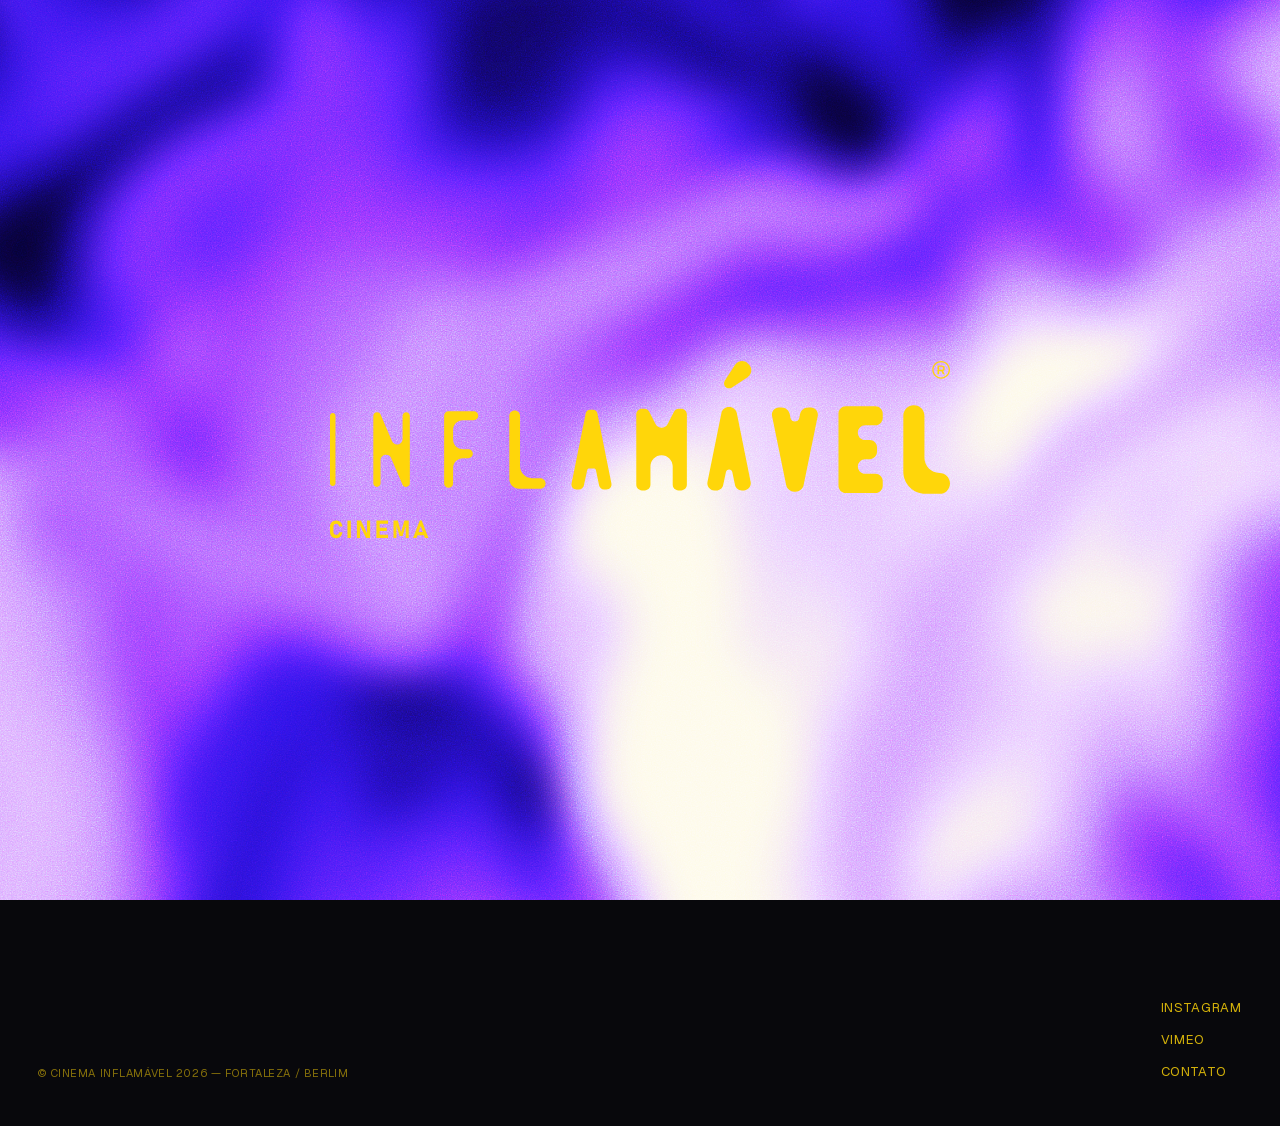
<file: index.html>
<!DOCTYPE html>
<html lang="pt-BR">
<head>
<meta charset="utf-8">
<meta name="viewport" content="width=device-width, initial-scale=1">
<title>Inflamável — Cinema</title>
<meta name="description" content="Cinema Inflamável — produtora independente sediada em Fortaleza, focada em conteúdo original e autoral do Nordeste do Brasil para o público internacional.">
<link rel="icon" href="assets/img/logo-white.png">
<link rel="preload" href="assets/fonts/serial-b-700.ttf" as="font" type="font/ttf" crossorigin>
<link rel="preload" href="assets/fonts/geist-latin.woff2" as="font" type="font/woff2" crossorigin>
<script>/* Cor do load: rodízio entre as três, antes da primeira pintura.
   Inline e no head de propósito — em arquivo à parte a página sairia na cor do
   css e trocaria na cara de quem está olhando. ?texto= força uma. Ver css/site.css */
(function(){var p=new URLSearchParams(location.search),d=document.documentElement;
var f=p.get("fundo");if(f)d.setAttribute("data-fundo",f);
var t=p.get("texto"),c=["amarelo","vermelho"];
if(!t){var i;try{i=parseInt(localStorage.getItem("inf:cor"),10);if(isNaN(i))i=-1;i=(i+1)%c.length;localStorage.setItem("inf:cor",i);}
catch(e){i=Math.floor(Math.random()*c.length);}t=c[i];}
d.setAttribute("data-texto",t);})();</script>
<link rel="stylesheet" href="css/site.css">
</head>
<body>

<div class="home">

  <div class="home__viewport">

    <!-- ======================= header ======================= -->
    <header class="site-header">
      <a class="site-header__logo" href="index.html" aria-label="Cinema Inflamável — início"><svg class="logo-mark" viewBox="56.693 56.693 793.701 226.772" fill="currentColor" aria-hidden="true"><g><path d="M839.055,56.693c-6.262,0-11.339,5.076-11.339,11.339c0,6.262,5.076,11.339,11.339,11.339c6.262,0,11.339-5.077,11.339-11.339C850.394,61.769,845.317,56.693,839.055,56.693z M839.055,77.712c-5.347,0-9.681-4.334-9.681-9.681c0-5.347,4.334-9.681,9.681-9.681c5.347,0,9.681,4.334,9.681,9.681C848.736,73.378,844.402,77.712,839.055,77.712z"/><path d="M843.719,66.039c0-1.089-0.352-1.983-1.056-2.681c-0.704-0.698-1.754-1.047-3.149-1.047h-3.085h-0.129h-1.91v11.44h2.038v-3.985h3.085c0.042,0,0.081-0.003,0.122-0.004l1.678,3.97h2.332l-2.017-4.35c0.39-0.169,0.73-0.391,1.016-0.672C843.361,68.007,843.719,67.116,843.719,66.039z M841.102,67.499c-0.386,0.337-0.891,0.505-1.515,0.505h-3.158v-3.93h3.158c0.612,0,1.114,0.162,1.506,0.487c0.392,0.324,0.588,0.817,0.588,1.478C841.681,66.676,841.488,67.162,841.102,67.499z"/></g><g><path d="M62.004,266.052c0.647-0.718,1.556-1.077,2.727-1.077c0.601,0,1.144,0.138,1.628,0.413c0.483,0.275,0.896,0.67,1.238,1.184c0.341,0.515,0.593,1.144,0.756,1.887h4.34c-0.275-1.63-0.771-3.015-1.489-4.156c-0.718-1.141-1.625-2.012-2.72-2.613c-1.095-0.601-2.346-0.902-3.752-0.902c-1.701,0-3.15,0.326-4.347,0.978c-1.198,0.652-2.112,1.594-2.743,2.827c-0.632,1.233-0.947,2.73-0.947,4.493v6.097c0,1.752,0.316,3.247,0.947,4.485c0.632,1.238,1.546,2.18,2.743,2.827c1.197,0.647,2.646,0.97,4.347,0.97c1.406,0,2.654-0.3,3.744-0.902c1.09-0.601,1.995-1.475,2.713-2.621c0.718-1.146,1.219-2.529,1.505-4.149h-4.34c-0.234,1.111-0.667,1.969-1.299,2.575c-0.632,0.606-1.406,0.909-2.323,0.909c-1.172,0-2.08-0.356-2.727-1.07c-0.647-0.713-0.971-1.722-0.971-3.026v-6.097C61.033,267.781,61.356,266.77,62.004,266.052z"/><rect x="79.031" y="261.017" width="4.34" height="22.219"/><polygon points="104.104,277.285 96.204,261.017 91.085,261.017 91.085,283.22 95.088,283.22 95.088,267.203 102.958,283.22 108.108,283.22 108.108,261.017 104.104,261.017 	"/><polygon points="116.127,283.235 131.011,283.235 131.011,279.201 120.314,279.201 120.314,274.219 129.33,274.219 129.33,270.185 120.314,270.185 120.314,265.051 131.011,265.051 131.011,261.017 116.127,261.017 	"/><polygon points="147.71,275.992 143.477,261.017 137.961,261.017 137.961,283.235 141.766,283.235 141.766,267.752 145.861,280.76 149.559,280.76 153.655,267.457 153.655,283.235 157.46,283.235 157.46,261.017 151.943,261.017 	"/><path d="M174.189,261.017h-2.659l-8.496,22.219h4.508l1.248-3.56h8.14l1.248,3.56h4.508L174.189,261.017z M170.204,275.641l2.656-7.579l2.656,7.579H170.204z"/></g><g><path d="M60.198,123.39c-1.936,0-3.505,1.569-3.505,3.505v86.367c0,1.936,1.569,3.505,3.505,3.505s3.505-1.569,3.505-3.505v-86.367C63.703,124.96,62.134,123.39,60.198,123.39z"/><path d="M154.247,122.279L154.247,122.279c-2.551,0-4.618,2.067-4.618,4.617v29.576c0,7.75-10.634,9.914-13.663,2.781l-14.506-34.161c-0.724-1.705-2.397-2.812-4.25-2.812h-0.433c-2.55,0-4.617,2.067-4.617,4.617v86.365c0,2.55,2.067,4.617,4.617,4.617s4.617-2.067,4.617-4.617V183.94c0-7.739,10.612-9.914,13.656-2.798l14.516,33.935c0.727,1.699,2.397,2.801,4.245,2.801h0.436c2.55,0,4.617-2.067,4.617-4.617v-86.365C158.864,124.346,156.797,122.279,154.247,122.279z"/><path d="M240.885,121.167h-32.459c-3.098,0-5.609,2.511-5.609,5.609v86.606c0,3.098,2.511,5.609,5.609,5.609h0.242c3.091,0,5.599-2.5,5.609-5.591l0.064-19.959c0.022-6.884,5.627-12.444,12.51-12.41l7.049,0.034c3.108,0.015,5.636-2.5,5.636-5.609v-0.239c0-3.098-2.511-5.609-5.609-5.609h-7.204c-6.876,0-12.45-5.574-12.45-12.45v-12.322c0-6.876,5.574-12.45,12.45-12.45h14.162c3.098,0,5.609-2.511,5.609-5.609S243.983,121.167,240.885,121.167z"/><path d="M325.959,206.661h-10.871c-8.35,0-15.118-6.769-15.118-15.118v-64.767c0-3.712-3.009-6.72-6.72-6.72h-0.238c-3.712,0-6.72,3.009-6.72,6.72v80.876c0,6.876,5.574,12.45,12.45,12.45h27.217c3.712,0,6.72-3.009,6.72-6.72C332.679,209.67,329.67,206.661,325.959,206.661z"/><path d="M398.878,123.232c-0.5-2.493-2.689-4.287-5.232-4.287h-4.259c-2.54,0-4.728,1.791-5.23,4.281l-18.222,90.318c-0.8,3.966,2.232,7.67,6.277,7.67h3.225c3.02,0,5.63-2.11,6.262-5.063l4.2-19.617c0.263-1.23,1.351-2.109,2.609-2.109h6.069c1.267,0,2.359,0.891,2.614,2.132l4.006,19.539c0.611,2.979,3.232,5.118,6.273,5.118h3.226c4.042,0,7.073-3.699,6.279-7.662L398.878,123.232z"/><path d="M577.54,123.516c-0.916-4.571-4.93-7.86-9.592-7.86h-0.618c-4.657,0-8.668,3.283-9.589,7.848l-17.797,88.217c-1.111,5.507,3.099,10.652,8.717,10.652h2.686c4.194,0,7.818-2.93,8.696-7.031l3.553-16.594c0.395-1.846,2.026-3.164,3.913-3.164h0.291c1.9,0,3.539,1.337,3.92,3.198l3.379,16.484c0.848,4.137,4.489,7.107,8.712,7.107h2.685c5.613,0,9.823-5.136,8.72-10.64L577.54,123.516z"/><path d="M672.165,116.099h-3.229c-5.083,0-9.461,3.585-10.462,8.568l-1.013,5.037c-1.23,6.116-9.97,6.122-11.209,0.008l-1.025-5.06c-1.008-4.976-5.382-8.553-10.459-8.553h-3.229c-5.766,0-10.083,5.286-8.93,10.936l18.049,88.485c1.014,4.969,5.385,8.539,10.456,8.539h1.474c5.072,0,9.443-3.569,10.456-8.539l18.05-88.485C682.247,121.385,677.93,116.099,672.165,116.099z"/><path d="M837.004,199.992L837.004,199.992c-10.67,0-19.319-8.649-19.319-19.319v-53.896c0-7.395-5.995-13.39-13.39-13.39h-0.238c-7.395,0-13.39,5.995-13.39,13.39v71.739c0,15.606,12.651,28.257,28.257,28.257h18.081c7.395,0,13.39-5.995,13.39-13.39S844.399,199.992,837.004,199.992z"/><path d="M754.926,114.497h-37.905c-5.176,0-9.373,4.196-9.373,9.373v92.418c0,5.176,4.196,9.373,9.373,9.373h37.905c5.176,0,9.373-4.196,9.373-9.373v-5.812c0-5.176-4.196-9.373-9.373-9.373h-13.11c-5.176,0-9.373-4.196-9.373-9.373c0-5.176,4.196-9.373,9.373-9.373h5.787c5.176,0,9.373-4.196,9.373-9.373v-5.812c0-5.176-4.196-9.373-9.373-9.373h-5.787c-5.176,0-9.373-4.196-9.373-9.373c0-5.176,4.196-9.373,9.373-9.373h13.11c5.176,0,9.373-4.196,9.373-9.373v-5.812C764.299,118.693,760.103,114.497,754.926,114.497z"/><path d="M506.435,117.832h-3.028c-2.675,0-5.123,1.5-6.338,3.883l-8.033,15.755c-3.248,6.37-12.349,6.37-15.597,0l-8.034-15.755c-1.215-2.383-3.664-3.883-6.338-3.883h-3.151c-3.929,0-7.114,3.185-7.114,7.114v90.264c0,3.929,3.185,7.114,7.114,7.114h3.897c3.929,0,7.114-3.185,7.114-7.114v-22.947c0-0.096,0.018-0.182,0.023-0.276c-0.005-0.156-0.023-0.307-0.023-0.464c0-7.868,6.379-14.248,14.248-14.248c7.869,0,14.248,6.38,14.248,14.248c0,0.212-0.023,0.419-0.032,0.629c0.011,0.124,0.032,0.243,0.032,0.373v22.685c0,3.929,3.185,7.114,7.114,7.114h3.897c3.929,0,7.114-3.185,7.114-7.114v-90.264C513.549,121.017,510.364,117.832,506.435,117.832z"/><path d="M591.584,59.778c-4.741-4.741-12.646-3.904-16.29,1.724l-13.049,20.158c-1.594,2.463-1.524,5.801,0.496,7.929c2.259,2.379,5.888,2.785,8.612,0.988l19.969-13.174c5.565-3.672,6.362-11.525,1.647-16.239L591.584,59.778z"/></g><g></g><g></g><g></g><g></g><g></g><g></g></svg></a>
      <div class="site-header__right">
        <nav class="nav">
          <a class="nav__link" href="projetos.html">Filmes</a>
          <a class="nav__link" href="info.html">Info</a>
        </nav>
        <div class="lang">
          <button class="lang__btn is-on" data-lang="PT" type="button">PT</button>
          <span class="lang__sep">/</span>
          <button class="lang__btn" data-lang="ENG" type="button">ENG</button>
          <span class="lang__sep">/</span>
          <button class="lang__btn" data-lang="GER" type="button">GER</button>
        </div>
      </div>
    </header>

    <!-- ======================= carrossel ======================= -->
    <section class="carousel" aria-label="Filmes em destaque">
      <div class="carousel__track">
        <div class="slide">
          <img class="slide__img" src="assets/img/motel-destino3.jpg" alt="Motel Destino">
          <div class="slide__scrim-top"></div>
          <div class="slide__scrim-bottom"></div>
        </div>
        <div class="slide">
          <img class="slide__img" src="assets/img/vida-invisivel.jpg" alt="A Vida Invisível">
          <div class="slide__scrim-top"></div>
          <div class="slide__scrim-bottom"></div>
        </div>
        <div class="slide">
          <img class="slide__img" src="assets/img/praia-do-futuro.jpg" alt="Praia do Futuro">
          <div class="slide__scrim-top"></div>
          <div class="slide__scrim-bottom"></div>
        </div>
        <div class="slide">
          <img class="slide__img" src="assets/img/viajo-preciso.jpg" alt="Viajo Porque Preciso, Volto Porque Te Amo">
          <div class="slide__scrim-top"></div>
          <div class="slide__scrim-bottom"></div>
        </div>
        <div class="slide">
          <img class="slide__img" src="assets/img/ceu-de-suely.jpg" alt="O Céu de Suely">
          <div class="slide__scrim-top"></div>
          <div class="slide__scrim-bottom"></div>
        </div>
        <div class="slide">
          <img class="slide__img" src="assets/img/madame-sata.jpg" alt="Madame Satã">
          <div class="slide__scrim-top"></div>
          <div class="slide__scrim-bottom"></div>
        </div>
      </div>


    </section>

  </div>

  <!-- ======================= footer ======================= -->
  <footer class="site-footer">
    <div class="site-footer__top">
      <div class="site-footer__legal">© CINEMA INFLAMÁVEL 2026 — FORTALEZA / BERLIM</div>
      <div class="site-footer__cols">
        <div class="site-footer__col">
          <a class="site-footer__link" href="#">Instagram</a>
          <a class="site-footer__link" href="#">Vimeo</a>
          <a class="site-footer__link" href="#">Contato</a>
        </div>
      </div>
    </div>
  </footer>

</div>

<!-- ======================= splash ======================= -->
<div class="splash">
  <canvas class="splash__bg" aria-hidden="true"></canvas>
  <div class="splash__grain" aria-hidden="true"></div>

  <!-- Logo e verbete ocupam a mesma célula do grid e fazem crossfade no hover.
       Era tudo desenhado em canvas; virou DOM quando o logo passou a ser SVG,
       e com isso o verbete é texto de verdade, selecionável e legível. -->
  <div class="splash__stage" role="button" tabindex="0" aria-label="Entrar no site">
    <div class="splash__logo" role="img" aria-label="Cinema Inflamável"><svg class="logo-mark" viewBox="56.693 56.693 793.701 226.772" fill="currentColor" aria-hidden="true"><g><path d="M839.055,56.693c-6.262,0-11.339,5.076-11.339,11.339c0,6.262,5.076,11.339,11.339,11.339c6.262,0,11.339-5.077,11.339-11.339C850.394,61.769,845.317,56.693,839.055,56.693z M839.055,77.712c-5.347,0-9.681-4.334-9.681-9.681c0-5.347,4.334-9.681,9.681-9.681c5.347,0,9.681,4.334,9.681,9.681C848.736,73.378,844.402,77.712,839.055,77.712z"/><path d="M843.719,66.039c0-1.089-0.352-1.983-1.056-2.681c-0.704-0.698-1.754-1.047-3.149-1.047h-3.085h-0.129h-1.91v11.44h2.038v-3.985h3.085c0.042,0,0.081-0.003,0.122-0.004l1.678,3.97h2.332l-2.017-4.35c0.39-0.169,0.73-0.391,1.016-0.672C843.361,68.007,843.719,67.116,843.719,66.039z M841.102,67.499c-0.386,0.337-0.891,0.505-1.515,0.505h-3.158v-3.93h3.158c0.612,0,1.114,0.162,1.506,0.487c0.392,0.324,0.588,0.817,0.588,1.478C841.681,66.676,841.488,67.162,841.102,67.499z"/></g><g><path d="M62.004,266.052c0.647-0.718,1.556-1.077,2.727-1.077c0.601,0,1.144,0.138,1.628,0.413c0.483,0.275,0.896,0.67,1.238,1.184c0.341,0.515,0.593,1.144,0.756,1.887h4.34c-0.275-1.63-0.771-3.015-1.489-4.156c-0.718-1.141-1.625-2.012-2.72-2.613c-1.095-0.601-2.346-0.902-3.752-0.902c-1.701,0-3.15,0.326-4.347,0.978c-1.198,0.652-2.112,1.594-2.743,2.827c-0.632,1.233-0.947,2.73-0.947,4.493v6.097c0,1.752,0.316,3.247,0.947,4.485c0.632,1.238,1.546,2.18,2.743,2.827c1.197,0.647,2.646,0.97,4.347,0.97c1.406,0,2.654-0.3,3.744-0.902c1.09-0.601,1.995-1.475,2.713-2.621c0.718-1.146,1.219-2.529,1.505-4.149h-4.34c-0.234,1.111-0.667,1.969-1.299,2.575c-0.632,0.606-1.406,0.909-2.323,0.909c-1.172,0-2.08-0.356-2.727-1.07c-0.647-0.713-0.971-1.722-0.971-3.026v-6.097C61.033,267.781,61.356,266.77,62.004,266.052z"/><rect x="79.031" y="261.017" width="4.34" height="22.219"/><polygon points="104.104,277.285 96.204,261.017 91.085,261.017 91.085,283.22 95.088,283.22 95.088,267.203 102.958,283.22 108.108,283.22 108.108,261.017 104.104,261.017 	"/><polygon points="116.127,283.235 131.011,283.235 131.011,279.201 120.314,279.201 120.314,274.219 129.33,274.219 129.33,270.185 120.314,270.185 120.314,265.051 131.011,265.051 131.011,261.017 116.127,261.017 	"/><polygon points="147.71,275.992 143.477,261.017 137.961,261.017 137.961,283.235 141.766,283.235 141.766,267.752 145.861,280.76 149.559,280.76 153.655,267.457 153.655,283.235 157.46,283.235 157.46,261.017 151.943,261.017 	"/><path d="M174.189,261.017h-2.659l-8.496,22.219h4.508l1.248-3.56h8.14l1.248,3.56h4.508L174.189,261.017z M170.204,275.641l2.656-7.579l2.656,7.579H170.204z"/></g><g><path d="M60.198,123.39c-1.936,0-3.505,1.569-3.505,3.505v86.367c0,1.936,1.569,3.505,3.505,3.505s3.505-1.569,3.505-3.505v-86.367C63.703,124.96,62.134,123.39,60.198,123.39z"/><path d="M154.247,122.279L154.247,122.279c-2.551,0-4.618,2.067-4.618,4.617v29.576c0,7.75-10.634,9.914-13.663,2.781l-14.506-34.161c-0.724-1.705-2.397-2.812-4.25-2.812h-0.433c-2.55,0-4.617,2.067-4.617,4.617v86.365c0,2.55,2.067,4.617,4.617,4.617s4.617-2.067,4.617-4.617V183.94c0-7.739,10.612-9.914,13.656-2.798l14.516,33.935c0.727,1.699,2.397,2.801,4.245,2.801h0.436c2.55,0,4.617-2.067,4.617-4.617v-86.365C158.864,124.346,156.797,122.279,154.247,122.279z"/><path d="M240.885,121.167h-32.459c-3.098,0-5.609,2.511-5.609,5.609v86.606c0,3.098,2.511,5.609,5.609,5.609h0.242c3.091,0,5.599-2.5,5.609-5.591l0.064-19.959c0.022-6.884,5.627-12.444,12.51-12.41l7.049,0.034c3.108,0.015,5.636-2.5,5.636-5.609v-0.239c0-3.098-2.511-5.609-5.609-5.609h-7.204c-6.876,0-12.45-5.574-12.45-12.45v-12.322c0-6.876,5.574-12.45,12.45-12.45h14.162c3.098,0,5.609-2.511,5.609-5.609S243.983,121.167,240.885,121.167z"/><path d="M325.959,206.661h-10.871c-8.35,0-15.118-6.769-15.118-15.118v-64.767c0-3.712-3.009-6.72-6.72-6.72h-0.238c-3.712,0-6.72,3.009-6.72,6.72v80.876c0,6.876,5.574,12.45,12.45,12.45h27.217c3.712,0,6.72-3.009,6.72-6.72C332.679,209.67,329.67,206.661,325.959,206.661z"/><path d="M398.878,123.232c-0.5-2.493-2.689-4.287-5.232-4.287h-4.259c-2.54,0-4.728,1.791-5.23,4.281l-18.222,90.318c-0.8,3.966,2.232,7.67,6.277,7.67h3.225c3.02,0,5.63-2.11,6.262-5.063l4.2-19.617c0.263-1.23,1.351-2.109,2.609-2.109h6.069c1.267,0,2.359,0.891,2.614,2.132l4.006,19.539c0.611,2.979,3.232,5.118,6.273,5.118h3.226c4.042,0,7.073-3.699,6.279-7.662L398.878,123.232z"/><path d="M577.54,123.516c-0.916-4.571-4.93-7.86-9.592-7.86h-0.618c-4.657,0-8.668,3.283-9.589,7.848l-17.797,88.217c-1.111,5.507,3.099,10.652,8.717,10.652h2.686c4.194,0,7.818-2.93,8.696-7.031l3.553-16.594c0.395-1.846,2.026-3.164,3.913-3.164h0.291c1.9,0,3.539,1.337,3.92,3.198l3.379,16.484c0.848,4.137,4.489,7.107,8.712,7.107h2.685c5.613,0,9.823-5.136,8.72-10.64L577.54,123.516z"/><path d="M672.165,116.099h-3.229c-5.083,0-9.461,3.585-10.462,8.568l-1.013,5.037c-1.23,6.116-9.97,6.122-11.209,0.008l-1.025-5.06c-1.008-4.976-5.382-8.553-10.459-8.553h-3.229c-5.766,0-10.083,5.286-8.93,10.936l18.049,88.485c1.014,4.969,5.385,8.539,10.456,8.539h1.474c5.072,0,9.443-3.569,10.456-8.539l18.05-88.485C682.247,121.385,677.93,116.099,672.165,116.099z"/><path d="M837.004,199.992L837.004,199.992c-10.67,0-19.319-8.649-19.319-19.319v-53.896c0-7.395-5.995-13.39-13.39-13.39h-0.238c-7.395,0-13.39,5.995-13.39,13.39v71.739c0,15.606,12.651,28.257,28.257,28.257h18.081c7.395,0,13.39-5.995,13.39-13.39S844.399,199.992,837.004,199.992z"/><path d="M754.926,114.497h-37.905c-5.176,0-9.373,4.196-9.373,9.373v92.418c0,5.176,4.196,9.373,9.373,9.373h37.905c5.176,0,9.373-4.196,9.373-9.373v-5.812c0-5.176-4.196-9.373-9.373-9.373h-13.11c-5.176,0-9.373-4.196-9.373-9.373c0-5.176,4.196-9.373,9.373-9.373h5.787c5.176,0,9.373-4.196,9.373-9.373v-5.812c0-5.176-4.196-9.373-9.373-9.373h-5.787c-5.176,0-9.373-4.196-9.373-9.373c0-5.176,4.196-9.373,9.373-9.373h13.11c5.176,0,9.373-4.196,9.373-9.373v-5.812C764.299,118.693,760.103,114.497,754.926,114.497z"/><path d="M506.435,117.832h-3.028c-2.675,0-5.123,1.5-6.338,3.883l-8.033,15.755c-3.248,6.37-12.349,6.37-15.597,0l-8.034-15.755c-1.215-2.383-3.664-3.883-6.338-3.883h-3.151c-3.929,0-7.114,3.185-7.114,7.114v90.264c0,3.929,3.185,7.114,7.114,7.114h3.897c3.929,0,7.114-3.185,7.114-7.114v-22.947c0-0.096,0.018-0.182,0.023-0.276c-0.005-0.156-0.023-0.307-0.023-0.464c0-7.868,6.379-14.248,14.248-14.248c7.869,0,14.248,6.38,14.248,14.248c0,0.212-0.023,0.419-0.032,0.629c0.011,0.124,0.032,0.243,0.032,0.373v22.685c0,3.929,3.185,7.114,7.114,7.114h3.897c3.929,0,7.114-3.185,7.114-7.114v-90.264C513.549,121.017,510.364,117.832,506.435,117.832z"/><path d="M591.584,59.778c-4.741-4.741-12.646-3.904-16.29,1.724l-13.049,20.158c-1.594,2.463-1.524,5.801,0.496,7.929c2.259,2.379,5.888,2.785,8.612,0.988l19.969-13.174c5.565-3.672,6.362-11.525,1.647-16.239L591.584,59.778z"/></g><g></g><g></g><g></g><g></g><g></g><g></g></svg></div>
    <div class="splash__def" aria-hidden="true">
      <p class="splash__def-gram">adjective / [ masculine-feminine ] / ĩfla'maveʊ</p>
      <p class="splash__def-sense">combustible, easily ignited and aroused to passion</p>
    </div>
  </div>
</div>

<!-- ======================= menu ======================= -->
<div class="menu" id="menu" hidden>
  <div class="menu__top">
    <button class="pill-btn" data-menu-toggle type="button">Fechar</button>
    <div class="label label--sm">Inflamável — 2002 / 2024</div>
  </div>
  <nav class="menu__nav">
    <a class="menu__link" href="index.html">Home</a>
    <a class="menu__link" href="projetos.html">Projetos</a>
    <a class="menu__link" href="#">Em Desenvolvimento</a>
    <a class="menu__link" href="info.html">Info</a>
  </nav>
  <div class="menu__foot">
    <div class="menu__social">
      <a href="#">Instagram</a>
      <a href="#">Vimeo</a>
      <a href="#">Contato</a>
    </div>
    <div>Fortaleza / Berlim</div>
  </div>
</div>

<script src="js/heat.js"></script>
<script src="js/nav.js"></script>
<script src="js/home.js"></script>
</body>
</html>
</file>
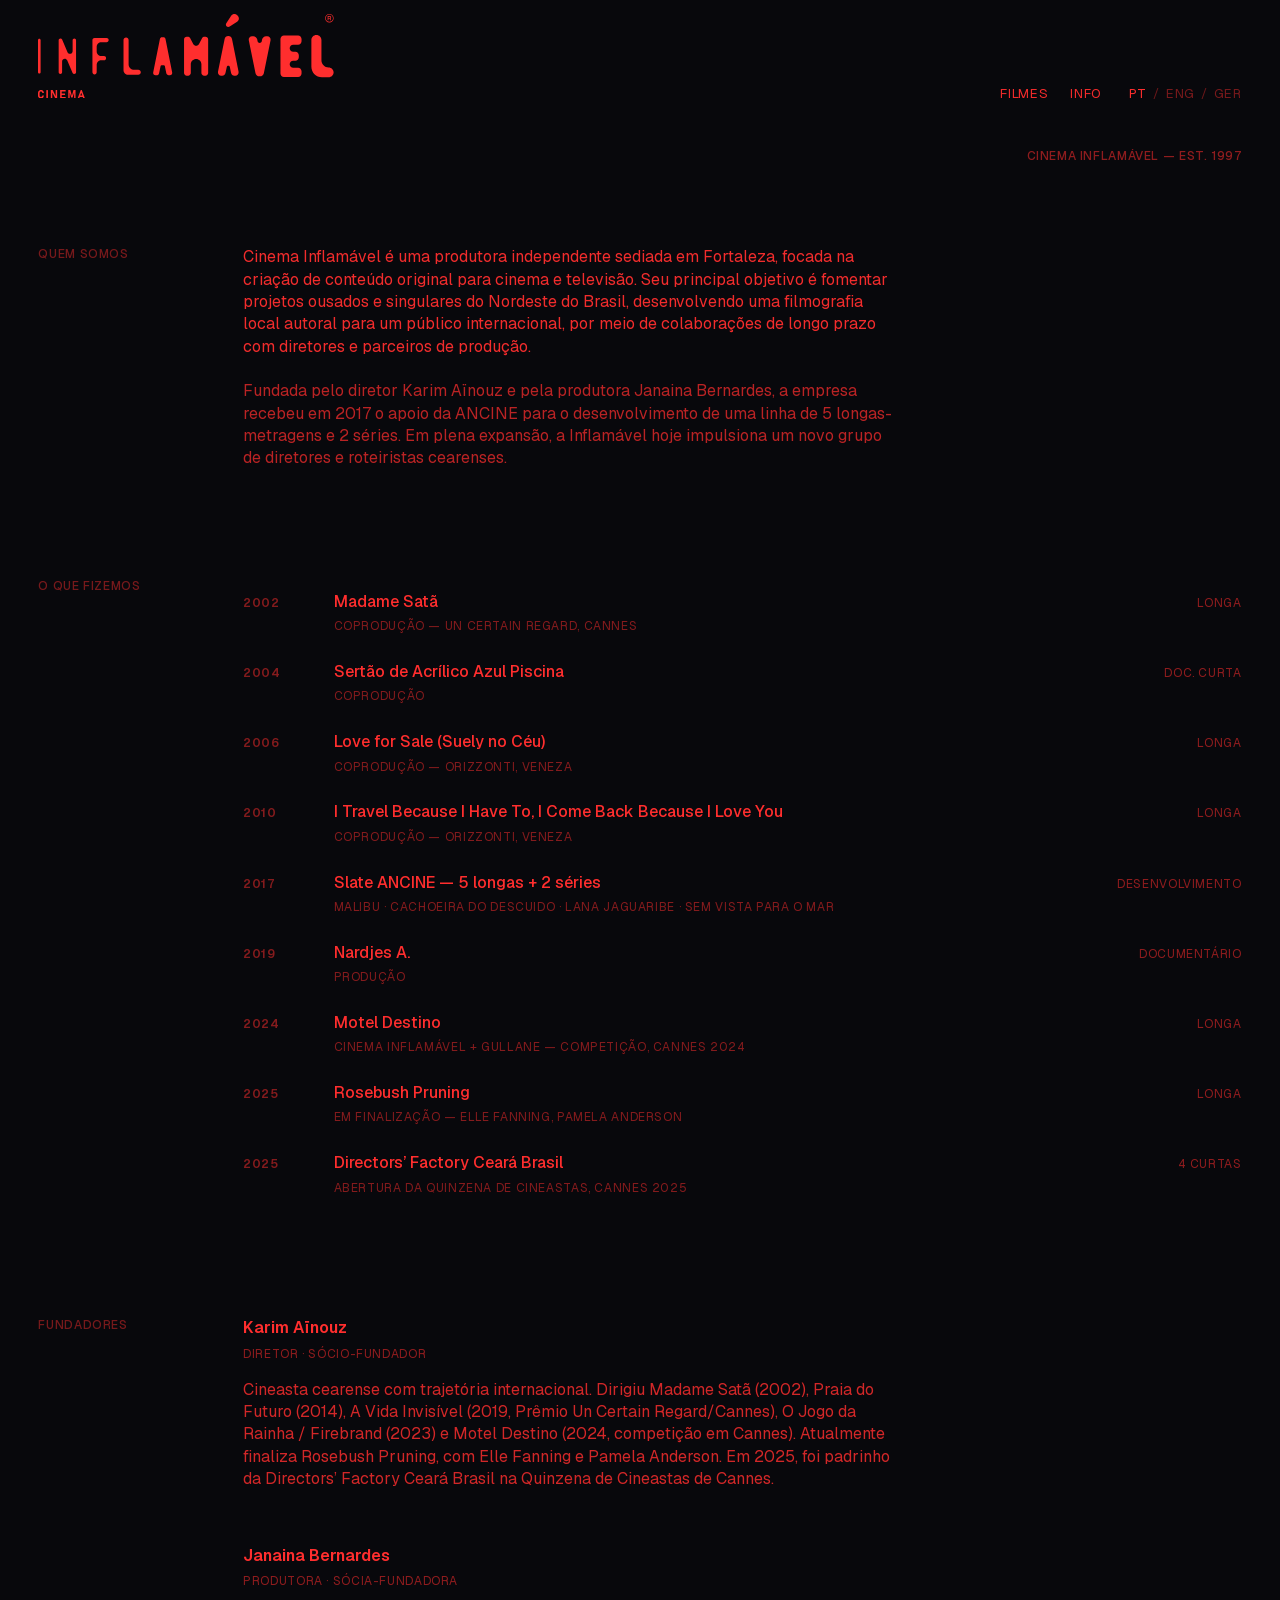
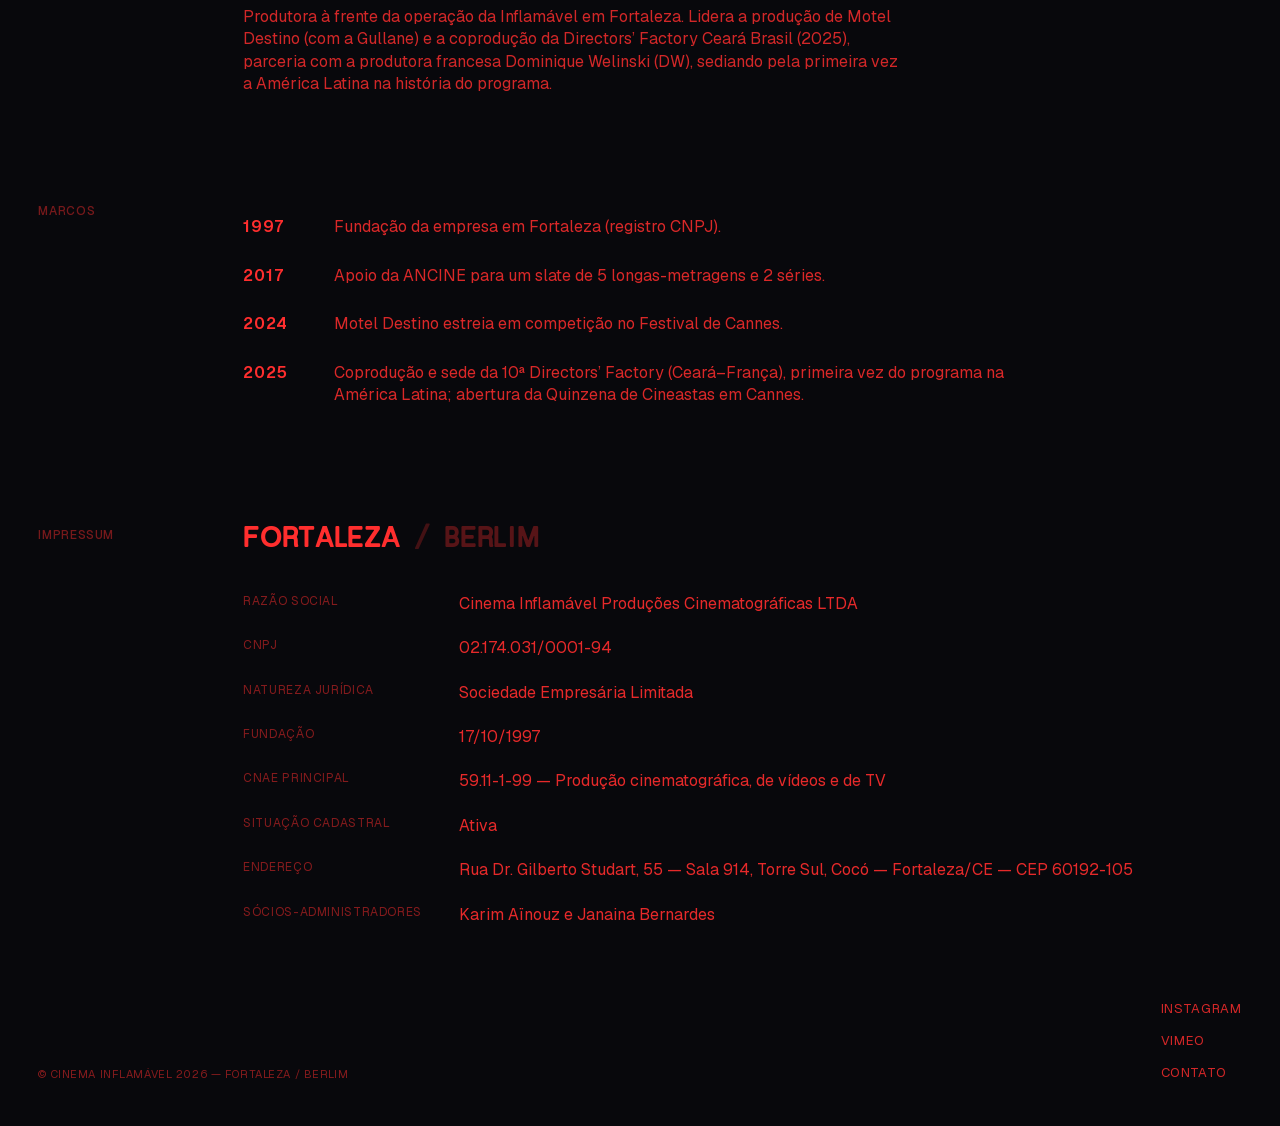
<file: info.html>
<!DOCTYPE html>
<html lang="pt-BR">
<head>
<meta charset="utf-8">
<meta name="viewport" content="width=device-width, initial-scale=1">
<title>Info — Inflamável</title>
<meta name="description" content="Cinema Inflamável: quem somos, filmografia, fundadores, marcos e dados cadastrais. Fortaleza (CE) e Berlim.">
<link rel="icon" href="assets/img/logo-white.png">
<link rel="preload" href="assets/fonts/serial-b-blur-700.otf" as="font" type="font/otf" crossorigin>
<link rel="preload" href="assets/fonts/geist-latin.woff2" as="font" type="font/woff2" crossorigin>
<script>/* Cor do load: rodízio entre as três, antes da primeira pintura.
   Inline e no head de propósito — em arquivo à parte a página sairia na cor do
   css e trocaria na cara de quem está olhando. ?texto= força uma. Ver css/site.css */
(function(){var p=new URLSearchParams(location.search),d=document.documentElement;
var f=p.get("fundo");if(f)d.setAttribute("data-fundo",f);
var t=p.get("texto"),c=["amarelo","vermelho"];
if(!t){var i;try{i=parseInt(localStorage.getItem("inf:cor"),10);if(isNaN(i))i=-1;i=(i+1)%c.length;localStorage.setItem("inf:cor",i);}
catch(e){i=Math.floor(Math.random()*c.length);}t=c[i];}
d.setAttribute("data-texto",t);})();</script>
<link rel="stylesheet" href="css/site.css">
</head>
<body>

<!-- ======================= header ======================= -->
<header class="site-header">
  <a class="site-header__logo" href="index.html" aria-label="Cinema Inflamável — início"><svg class="logo-mark" viewBox="56.693 56.693 793.701 226.772" fill="currentColor" aria-hidden="true"><g><path d="M839.055,56.693c-6.262,0-11.339,5.076-11.339,11.339c0,6.262,5.076,11.339,11.339,11.339c6.262,0,11.339-5.077,11.339-11.339C850.394,61.769,845.317,56.693,839.055,56.693z M839.055,77.712c-5.347,0-9.681-4.334-9.681-9.681c0-5.347,4.334-9.681,9.681-9.681c5.347,0,9.681,4.334,9.681,9.681C848.736,73.378,844.402,77.712,839.055,77.712z"/><path d="M843.719,66.039c0-1.089-0.352-1.983-1.056-2.681c-0.704-0.698-1.754-1.047-3.149-1.047h-3.085h-0.129h-1.91v11.44h2.038v-3.985h3.085c0.042,0,0.081-0.003,0.122-0.004l1.678,3.97h2.332l-2.017-4.35c0.39-0.169,0.73-0.391,1.016-0.672C843.361,68.007,843.719,67.116,843.719,66.039z M841.102,67.499c-0.386,0.337-0.891,0.505-1.515,0.505h-3.158v-3.93h3.158c0.612,0,1.114,0.162,1.506,0.487c0.392,0.324,0.588,0.817,0.588,1.478C841.681,66.676,841.488,67.162,841.102,67.499z"/></g><g><path d="M62.004,266.052c0.647-0.718,1.556-1.077,2.727-1.077c0.601,0,1.144,0.138,1.628,0.413c0.483,0.275,0.896,0.67,1.238,1.184c0.341,0.515,0.593,1.144,0.756,1.887h4.34c-0.275-1.63-0.771-3.015-1.489-4.156c-0.718-1.141-1.625-2.012-2.72-2.613c-1.095-0.601-2.346-0.902-3.752-0.902c-1.701,0-3.15,0.326-4.347,0.978c-1.198,0.652-2.112,1.594-2.743,2.827c-0.632,1.233-0.947,2.73-0.947,4.493v6.097c0,1.752,0.316,3.247,0.947,4.485c0.632,1.238,1.546,2.18,2.743,2.827c1.197,0.647,2.646,0.97,4.347,0.97c1.406,0,2.654-0.3,3.744-0.902c1.09-0.601,1.995-1.475,2.713-2.621c0.718-1.146,1.219-2.529,1.505-4.149h-4.34c-0.234,1.111-0.667,1.969-1.299,2.575c-0.632,0.606-1.406,0.909-2.323,0.909c-1.172,0-2.08-0.356-2.727-1.07c-0.647-0.713-0.971-1.722-0.971-3.026v-6.097C61.033,267.781,61.356,266.77,62.004,266.052z"/><rect x="79.031" y="261.017" width="4.34" height="22.219"/><polygon points="104.104,277.285 96.204,261.017 91.085,261.017 91.085,283.22 95.088,283.22 95.088,267.203 102.958,283.22 108.108,283.22 108.108,261.017 104.104,261.017 	"/><polygon points="116.127,283.235 131.011,283.235 131.011,279.201 120.314,279.201 120.314,274.219 129.33,274.219 129.33,270.185 120.314,270.185 120.314,265.051 131.011,265.051 131.011,261.017 116.127,261.017 	"/><polygon points="147.71,275.992 143.477,261.017 137.961,261.017 137.961,283.235 141.766,283.235 141.766,267.752 145.861,280.76 149.559,280.76 153.655,267.457 153.655,283.235 157.46,283.235 157.46,261.017 151.943,261.017 	"/><path d="M174.189,261.017h-2.659l-8.496,22.219h4.508l1.248-3.56h8.14l1.248,3.56h4.508L174.189,261.017z M170.204,275.641l2.656-7.579l2.656,7.579H170.204z"/></g><g><path d="M60.198,123.39c-1.936,0-3.505,1.569-3.505,3.505v86.367c0,1.936,1.569,3.505,3.505,3.505s3.505-1.569,3.505-3.505v-86.367C63.703,124.96,62.134,123.39,60.198,123.39z"/><path d="M154.247,122.279L154.247,122.279c-2.551,0-4.618,2.067-4.618,4.617v29.576c0,7.75-10.634,9.914-13.663,2.781l-14.506-34.161c-0.724-1.705-2.397-2.812-4.25-2.812h-0.433c-2.55,0-4.617,2.067-4.617,4.617v86.365c0,2.55,2.067,4.617,4.617,4.617s4.617-2.067,4.617-4.617V183.94c0-7.739,10.612-9.914,13.656-2.798l14.516,33.935c0.727,1.699,2.397,2.801,4.245,2.801h0.436c2.55,0,4.617-2.067,4.617-4.617v-86.365C158.864,124.346,156.797,122.279,154.247,122.279z"/><path d="M240.885,121.167h-32.459c-3.098,0-5.609,2.511-5.609,5.609v86.606c0,3.098,2.511,5.609,5.609,5.609h0.242c3.091,0,5.599-2.5,5.609-5.591l0.064-19.959c0.022-6.884,5.627-12.444,12.51-12.41l7.049,0.034c3.108,0.015,5.636-2.5,5.636-5.609v-0.239c0-3.098-2.511-5.609-5.609-5.609h-7.204c-6.876,0-12.45-5.574-12.45-12.45v-12.322c0-6.876,5.574-12.45,12.45-12.45h14.162c3.098,0,5.609-2.511,5.609-5.609S243.983,121.167,240.885,121.167z"/><path d="M325.959,206.661h-10.871c-8.35,0-15.118-6.769-15.118-15.118v-64.767c0-3.712-3.009-6.72-6.72-6.72h-0.238c-3.712,0-6.72,3.009-6.72,6.72v80.876c0,6.876,5.574,12.45,12.45,12.45h27.217c3.712,0,6.72-3.009,6.72-6.72C332.679,209.67,329.67,206.661,325.959,206.661z"/><path d="M398.878,123.232c-0.5-2.493-2.689-4.287-5.232-4.287h-4.259c-2.54,0-4.728,1.791-5.23,4.281l-18.222,90.318c-0.8,3.966,2.232,7.67,6.277,7.67h3.225c3.02,0,5.63-2.11,6.262-5.063l4.2-19.617c0.263-1.23,1.351-2.109,2.609-2.109h6.069c1.267,0,2.359,0.891,2.614,2.132l4.006,19.539c0.611,2.979,3.232,5.118,6.273,5.118h3.226c4.042,0,7.073-3.699,6.279-7.662L398.878,123.232z"/><path d="M577.54,123.516c-0.916-4.571-4.93-7.86-9.592-7.86h-0.618c-4.657,0-8.668,3.283-9.589,7.848l-17.797,88.217c-1.111,5.507,3.099,10.652,8.717,10.652h2.686c4.194,0,7.818-2.93,8.696-7.031l3.553-16.594c0.395-1.846,2.026-3.164,3.913-3.164h0.291c1.9,0,3.539,1.337,3.92,3.198l3.379,16.484c0.848,4.137,4.489,7.107,8.712,7.107h2.685c5.613,0,9.823-5.136,8.72-10.64L577.54,123.516z"/><path d="M672.165,116.099h-3.229c-5.083,0-9.461,3.585-10.462,8.568l-1.013,5.037c-1.23,6.116-9.97,6.122-11.209,0.008l-1.025-5.06c-1.008-4.976-5.382-8.553-10.459-8.553h-3.229c-5.766,0-10.083,5.286-8.93,10.936l18.049,88.485c1.014,4.969,5.385,8.539,10.456,8.539h1.474c5.072,0,9.443-3.569,10.456-8.539l18.05-88.485C682.247,121.385,677.93,116.099,672.165,116.099z"/><path d="M837.004,199.992L837.004,199.992c-10.67,0-19.319-8.649-19.319-19.319v-53.896c0-7.395-5.995-13.39-13.39-13.39h-0.238c-7.395,0-13.39,5.995-13.39,13.39v71.739c0,15.606,12.651,28.257,28.257,28.257h18.081c7.395,0,13.39-5.995,13.39-13.39S844.399,199.992,837.004,199.992z"/><path d="M754.926,114.497h-37.905c-5.176,0-9.373,4.196-9.373,9.373v92.418c0,5.176,4.196,9.373,9.373,9.373h37.905c5.176,0,9.373-4.196,9.373-9.373v-5.812c0-5.176-4.196-9.373-9.373-9.373h-13.11c-5.176,0-9.373-4.196-9.373-9.373c0-5.176,4.196-9.373,9.373-9.373h5.787c5.176,0,9.373-4.196,9.373-9.373v-5.812c0-5.176-4.196-9.373-9.373-9.373h-5.787c-5.176,0-9.373-4.196-9.373-9.373c0-5.176,4.196-9.373,9.373-9.373h13.11c5.176,0,9.373-4.196,9.373-9.373v-5.812C764.299,118.693,760.103,114.497,754.926,114.497z"/><path d="M506.435,117.832h-3.028c-2.675,0-5.123,1.5-6.338,3.883l-8.033,15.755c-3.248,6.37-12.349,6.37-15.597,0l-8.034-15.755c-1.215-2.383-3.664-3.883-6.338-3.883h-3.151c-3.929,0-7.114,3.185-7.114,7.114v90.264c0,3.929,3.185,7.114,7.114,7.114h3.897c3.929,0,7.114-3.185,7.114-7.114v-22.947c0-0.096,0.018-0.182,0.023-0.276c-0.005-0.156-0.023-0.307-0.023-0.464c0-7.868,6.379-14.248,14.248-14.248c7.869,0,14.248,6.38,14.248,14.248c0,0.212-0.023,0.419-0.032,0.629c0.011,0.124,0.032,0.243,0.032,0.373v22.685c0,3.929,3.185,7.114,7.114,7.114h3.897c3.929,0,7.114-3.185,7.114-7.114v-90.264C513.549,121.017,510.364,117.832,506.435,117.832z"/><path d="M591.584,59.778c-4.741-4.741-12.646-3.904-16.29,1.724l-13.049,20.158c-1.594,2.463-1.524,5.801,0.496,7.929c2.259,2.379,5.888,2.785,8.612,0.988l19.969-13.174c5.565-3.672,6.362-11.525,1.647-16.239L591.584,59.778z"/></g><g></g><g></g><g></g><g></g><g></g><g></g></svg></a>
  <div class="site-header__right">
    <nav class="nav">
      <a class="nav__link" href="projetos.html">Filmes</a>
      <a class="nav__link" href="info.html">Info</a>
    </nav>
    <div class="lang">
      <button class="lang__btn is-on" data-lang="PT" type="button">PT</button>
      <span class="lang__sep">/</span>
      <button class="lang__btn" data-lang="ENG" type="button">ENG</button>
      <span class="lang__sep">/</span>
      <button class="lang__btn" data-lang="GER" type="button">GER</button>
    </div>
  </div>
</header>

<!-- ======================= conteúdo =======================
     Antes a página abria com uma escolha de sede que separava o conteúdo em
     duas versões idênticas. Agora é uma só, e as duas casas aparecem juntas. -->
<div class="info-body">

  <div class="info-head">
    <div class="info-head__right">
      <span>Cinema Inflamável — Est. 1997</span>
    </div>
  </div>

  <!-- quem somos -->
  <section class="info-section">
    <div class="label info-section__label">Quem Somos</div>
    <div class="info-section__body info-section__body--prose">
      <p class="lede">Cinema Inflamável é uma produtora independente sediada em Fortaleza, focada na criação de conteúdo original para cinema e televisão. Seu principal objetivo é fomentar projetos ousados e singulares do Nordeste do Brasil, desenvolvendo uma filmografia local autoral para um público internacional, por meio de colaborações de longo prazo com diretores e parceiros de produção.</p>
      <p class="lede lede--dim">Fundada pelo diretor Karim Aïnouz e pela produtora Janaina Bernardes, a empresa recebeu em 2017 o apoio da ANCINE para o desenvolvimento de uma linha de 5 longas-metragens e 2 séries. Em plena expansão, a Inflamável hoje impulsiona um novo grupo de diretores e roteiristas cearenses.</p>
    </div>
  </section>

  <!-- filmografia -->
  <section class="info-section">
    <div class="label info-section__label">O Que Fizemos</div>
    <div class="info-section__body">

      <div class="row">
        <div class="row__year">2002</div>
        <div class="row__main">
          <div class="row__title">Madame Satã</div>
          <div class="row__role">Coprodução — Un Certain Regard, Cannes</div>
        </div>
        <div class="row__type">Longa</div>
      </div>

      <div class="row">
        <div class="row__year">2004</div>
        <div class="row__main">
          <div class="row__title">Sertão de Acrílico Azul Piscina</div>
          <div class="row__role">Coprodução</div>
        </div>
        <div class="row__type">Doc. curta</div>
      </div>

      <div class="row">
        <div class="row__year">2006</div>
        <div class="row__main">
          <div class="row__title">Love for Sale (Suely no Céu)</div>
          <div class="row__role">Coprodução — Orizzonti, Veneza</div>
        </div>
        <div class="row__type">Longa</div>
      </div>

      <div class="row">
        <div class="row__year">2010</div>
        <div class="row__main">
          <div class="row__title">I Travel Because I Have To, I Come Back Because I Love You</div>
          <div class="row__role">Coprodução — Orizzonti, Veneza</div>
        </div>
        <div class="row__type">Longa</div>
      </div>

      <div class="row">
        <div class="row__year">2017</div>
        <div class="row__main">
          <div class="row__title">Slate ANCINE — 5 longas + 2 séries</div>
          <div class="row__role">Malibu · Cachoeira do Descuido · Lana Jaguaribe · Sem Vista Para o Mar</div>
        </div>
        <div class="row__type">Desenvolvimento</div>
      </div>

      <div class="row">
        <div class="row__year">2019</div>
        <div class="row__main">
          <div class="row__title">Nardjes A.</div>
          <div class="row__role">Produção</div>
        </div>
        <div class="row__type">Documentário</div>
      </div>

      <div class="row">
        <div class="row__year">2024</div>
        <div class="row__main">
          <div class="row__title">Motel Destino</div>
          <div class="row__role">Cinema Inflamável + Gullane — competição, Cannes 2024</div>
        </div>
        <div class="row__type">Longa</div>
      </div>

      <div class="row">
        <div class="row__year">2025</div>
        <div class="row__main">
          <div class="row__title">Rosebush Pruning</div>
          <div class="row__role">Em finalização — Elle Fanning, Pamela Anderson</div>
        </div>
        <div class="row__type">Longa</div>
      </div>

      <div class="row">
        <div class="row__year">2025</div>
        <div class="row__main">
          <div class="row__title">Directors’ Factory Ceará Brasil</div>
          <div class="row__role">Abertura da Quinzena de Cineastas, Cannes 2025</div>
        </div>
        <div class="row__type">4 curtas</div>
      </div>

    </div>
  </section>

  <!-- fundadores -->
  <section class="info-section">
    <div class="label info-section__label">Fundadores</div>
    <div class="info-section__body info-section__body--founders">
      <div class="founder">
        <div class="founder__name">Karim Aïnouz</div>
        <div class="founder__role">Diretor · Sócio-fundador</div>
        <p class="founder__bio">Cineasta cearense com trajetória internacional. Dirigiu Madame Satã (2002), Praia do Futuro (2014), A Vida Invisível (2019, Prêmio Un Certain Regard/Cannes), O Jogo da Rainha / Firebrand (2023) e Motel Destino (2024, competição em Cannes). Atualmente finaliza Rosebush Pruning, com Elle Fanning e Pamela Anderson. Em 2025, foi padrinho da Directors’ Factory Ceará Brasil na Quinzena de Cineastas de Cannes.</p>
      </div>
      <div class="founder">
        <div class="founder__name">Janaina Bernardes</div>
        <div class="founder__role">Produtora · Sócia-fundadora</div>
        <p class="founder__bio">Produtora à frente da operação da Inflamável em Fortaleza. Lidera a produção de Motel Destino (com a Gullane) e a coprodução da Directors’ Factory Ceará Brasil (2025), parceria com a produtora francesa Dominique Welinski (DW), sediando pela primeira vez a América Latina na história do programa.</p>
      </div>
    </div>
  </section>

  <!-- marcos -->
  <section class="info-section">
    <div class="label info-section__label">Marcos</div>
    <div class="info-section__body">
      <div class="row row--marco">
        <div class="row__year">1997</div>
        <div class="row__text">Fundação da empresa em Fortaleza (registro CNPJ).</div>
      </div>
      <div class="row row--marco">
        <div class="row__year">2017</div>
        <div class="row__text">Apoio da ANCINE para um slate de 5 longas-metragens e 2 séries.</div>
      </div>
      <div class="row row--marco">
        <div class="row__year">2024</div>
        <div class="row__text">Motel Destino estreia em competição no Festival de Cannes.</div>
      </div>
      <div class="row row--marco">
        <div class="row__year">2025</div>
        <div class="row__text">Coprodução e sede da 10ª Directors’ Factory (Ceará–França), primeira vez do programa na América Latina; abertura da Quinzena de Cineastas em Cannes.</div>
      </div>
    </div>
  </section>

  <!-- impressum -->
  <footer class="info-footer">
    <div class="info-footer__grid">
      <div class="label info-section__label">Impressum</div>
      <div class="info-section__body">

        <!-- A página é uma só; só o impressum se divide, porque registro de
             empresa é por jurisdição e os dois conjuntos não se fundem. -->
        <div class="sede-switch" role="tablist" aria-label="Sede do registro">
          <button class="sede-switch__btn is-on" data-sede="fortaleza" type="button" role="tab" aria-selected="true">Fortaleza</button>
          <span class="sede-switch__sep">/</span>
          <button class="sede-switch__btn" data-sede="berlim" type="button" role="tab" aria-selected="false">Berlim</button>
        </div>

        <div data-sede-painel="fortaleza">
        <div class="impressum-row">
          <div class="impressum-row__label">Razão social</div>
          <div class="impressum-row__value">Cinema Inflamável Produções Cinematográficas LTDA</div>
        </div>
        <div class="impressum-row">
          <div class="impressum-row__label">CNPJ</div>
          <div class="impressum-row__value">02.174.031/0001-94</div>
        </div>
        <div class="impressum-row">
          <div class="impressum-row__label">Natureza jurídica</div>
          <div class="impressum-row__value">Sociedade Empresária Limitada</div>
        </div>
        <div class="impressum-row">
          <div class="impressum-row__label">Fundação</div>
          <div class="impressum-row__value">17/10/1997</div>
        </div>
        <div class="impressum-row">
          <div class="impressum-row__label">CNAE principal</div>
          <div class="impressum-row__value">59.11-1-99 — Produção cinematográfica, de vídeos e de TV</div>
        </div>
        <div class="impressum-row">
          <div class="impressum-row__label">Situação cadastral</div>
          <div class="impressum-row__value">Ativa</div>
        </div>
        <div class="impressum-row">
          <div class="impressum-row__label">Endereço</div>
          <div class="impressum-row__value">Rua Dr. Gilberto Studart, 55 — Sala 914, Torre Sul, Cocó — Fortaleza/CE — CEP 60192-105</div>
        </div>
        <div class="impressum-row">
          <div class="impressum-row__label">Sócios-administradores</div>
          <div class="impressum-row__value">Karim Aïnouz e Janaina Bernardes</div>
        </div>
        </div>

        <div data-sede-painel="berlim" hidden>
        <div class="impressum-row">
          <div class="impressum-row__label">Firma</div>
          <div class="impressum-row__value impressum-row__value--pendente">a definir</div>
        </div>
        <div class="impressum-row">
          <div class="impressum-row__label">Rechtsform</div>
          <div class="impressum-row__value impressum-row__value--pendente">a definir</div>
        </div>
        <div class="impressum-row">
          <div class="impressum-row__label">Vertretungsberechtigter</div>
          <div class="impressum-row__value impressum-row__value--pendente">a definir</div>
        </div>
        <div class="impressum-row">
          <div class="impressum-row__label">Registergericht</div>
          <div class="impressum-row__value impressum-row__value--pendente">a definir</div>
        </div>
        <div class="impressum-row">
          <div class="impressum-row__label">Registernummer</div>
          <div class="impressum-row__value impressum-row__value--pendente">a definir</div>
        </div>
        <div class="impressum-row">
          <div class="impressum-row__label">USt-IdNr.</div>
          <div class="impressum-row__value impressum-row__value--pendente">a definir</div>
        </div>
        <div class="impressum-row">
          <div class="impressum-row__label">Anschrift</div>
          <div class="impressum-row__value impressum-row__value--pendente">a definir</div>
        </div>
        <div class="impressum-row">
          <div class="impressum-row__label">Kontakt</div>
          <div class="impressum-row__value impressum-row__value--pendente">a definir</div>
        </div>
        </div>

      </div>
    </div>

    <div class="site-footer__top">
      <div class="site-footer__legal">© CINEMA INFLAMÁVEL 2026 — FORTALEZA / BERLIM</div>
      <div class="site-footer__cols">
        <div class="site-footer__col">
          <a class="site-footer__link" href="#">Instagram</a>
          <a class="site-footer__link" href="#">Vimeo</a>
          <a class="site-footer__link" href="#">Contato</a>
        </div>
      </div>
    </div>
  </footer>

</div>

<!-- ======================= menu ======================= -->
<div class="menu" id="menu" hidden>
  <div class="menu__top">
    <button class="pill-btn" data-menu-toggle type="button">Fechar</button>
    <div class="label label--sm">Inflamável — 2002 / 2024</div>
  </div>
  <nav class="menu__nav">
    <a class="menu__link" href="index.html">Home</a>
    <a class="menu__link" href="projetos.html">Projetos</a>
    <a class="menu__link" href="#">Em Desenvolvimento</a>
    <a class="menu__link" href="info.html">Info</a>
  </nav>
  <div class="menu__foot">
    <div class="menu__social">
      <a href="#">Instagram</a>
      <a href="#">Vimeo</a>
      <a href="#">Contato</a>
    </div>
    <div>Fortaleza / Berlim</div>
  </div>
</div>

<script src="js/heat.js"></script>
<script src="js/nav.js"></script>
<script src="js/info.js"></script>
</body>
</html>
</file>
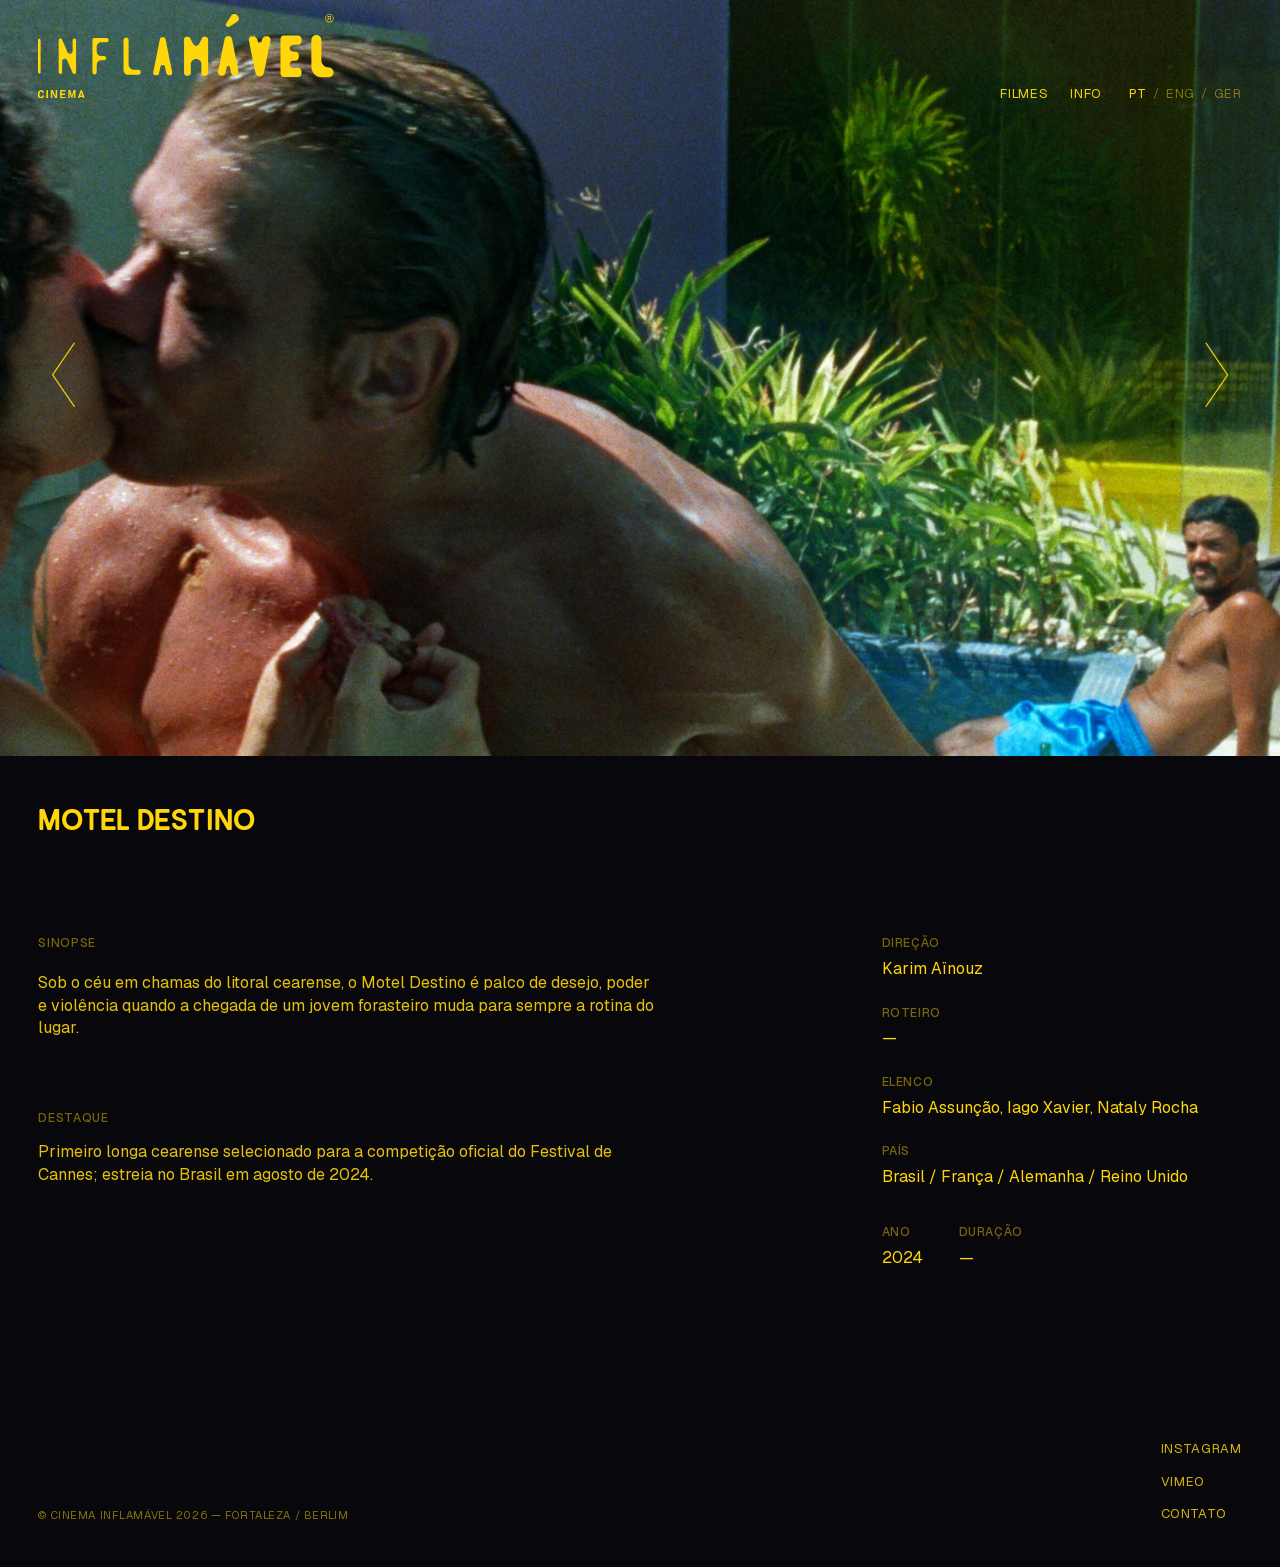
<file: projeto.html>
<!DOCTYPE html>
<html lang="pt-BR">
<head>
<meta charset="utf-8">
<meta name="viewport" content="width=device-width, initial-scale=1">
<title>Motel Destino — Inflamável</title>
<meta name="description" content="Ficha do projeto — Cinema Inflamável.">
<link rel="icon" href="assets/img/logo-white.png">
<link rel="preload" href="assets/fonts/serial-b-700.ttf" as="font" type="font/ttf" crossorigin>
<link rel="preload" href="assets/fonts/geist-latin.woff2" as="font" type="font/woff2" crossorigin>
<script>/* Cor do load: rodízio entre as três, antes da primeira pintura.
   Inline e no head de propósito — em arquivo à parte a página sairia na cor do
   css e trocaria na cara de quem está olhando. ?texto= força uma. Ver css/site.css */
(function(){var p=new URLSearchParams(location.search),d=document.documentElement;
var f=p.get("fundo");if(f)d.setAttribute("data-fundo",f);
var t=p.get("texto"),c=["amarelo","vermelho"];
if(!t){var i;try{i=parseInt(localStorage.getItem("inf:cor"),10);if(isNaN(i))i=-1;i=(i+1)%c.length;localStorage.setItem("inf:cor",i);}
catch(e){i=Math.floor(Math.random()*c.length);}t=c[i];}
d.setAttribute("data-texto",t);})();</script>
<link rel="stylesheet" href="css/site.css">
</head>
<body>

<!-- ======================= header ======================= -->
<header class="site-header">
  <a class="site-header__logo" href="index.html" aria-label="Cinema Inflamável — início"><svg class="logo-mark" viewBox="56.693 56.693 793.701 226.772" fill="currentColor" aria-hidden="true"><g><path d="M839.055,56.693c-6.262,0-11.339,5.076-11.339,11.339c0,6.262,5.076,11.339,11.339,11.339c6.262,0,11.339-5.077,11.339-11.339C850.394,61.769,845.317,56.693,839.055,56.693z M839.055,77.712c-5.347,0-9.681-4.334-9.681-9.681c0-5.347,4.334-9.681,9.681-9.681c5.347,0,9.681,4.334,9.681,9.681C848.736,73.378,844.402,77.712,839.055,77.712z"/><path d="M843.719,66.039c0-1.089-0.352-1.983-1.056-2.681c-0.704-0.698-1.754-1.047-3.149-1.047h-3.085h-0.129h-1.91v11.44h2.038v-3.985h3.085c0.042,0,0.081-0.003,0.122-0.004l1.678,3.97h2.332l-2.017-4.35c0.39-0.169,0.73-0.391,1.016-0.672C843.361,68.007,843.719,67.116,843.719,66.039z M841.102,67.499c-0.386,0.337-0.891,0.505-1.515,0.505h-3.158v-3.93h3.158c0.612,0,1.114,0.162,1.506,0.487c0.392,0.324,0.588,0.817,0.588,1.478C841.681,66.676,841.488,67.162,841.102,67.499z"/></g><g><path d="M62.004,266.052c0.647-0.718,1.556-1.077,2.727-1.077c0.601,0,1.144,0.138,1.628,0.413c0.483,0.275,0.896,0.67,1.238,1.184c0.341,0.515,0.593,1.144,0.756,1.887h4.34c-0.275-1.63-0.771-3.015-1.489-4.156c-0.718-1.141-1.625-2.012-2.72-2.613c-1.095-0.601-2.346-0.902-3.752-0.902c-1.701,0-3.15,0.326-4.347,0.978c-1.198,0.652-2.112,1.594-2.743,2.827c-0.632,1.233-0.947,2.73-0.947,4.493v6.097c0,1.752,0.316,3.247,0.947,4.485c0.632,1.238,1.546,2.18,2.743,2.827c1.197,0.647,2.646,0.97,4.347,0.97c1.406,0,2.654-0.3,3.744-0.902c1.09-0.601,1.995-1.475,2.713-2.621c0.718-1.146,1.219-2.529,1.505-4.149h-4.34c-0.234,1.111-0.667,1.969-1.299,2.575c-0.632,0.606-1.406,0.909-2.323,0.909c-1.172,0-2.08-0.356-2.727-1.07c-0.647-0.713-0.971-1.722-0.971-3.026v-6.097C61.033,267.781,61.356,266.77,62.004,266.052z"/><rect x="79.031" y="261.017" width="4.34" height="22.219"/><polygon points="104.104,277.285 96.204,261.017 91.085,261.017 91.085,283.22 95.088,283.22 95.088,267.203 102.958,283.22 108.108,283.22 108.108,261.017 104.104,261.017 	"/><polygon points="116.127,283.235 131.011,283.235 131.011,279.201 120.314,279.201 120.314,274.219 129.33,274.219 129.33,270.185 120.314,270.185 120.314,265.051 131.011,265.051 131.011,261.017 116.127,261.017 	"/><polygon points="147.71,275.992 143.477,261.017 137.961,261.017 137.961,283.235 141.766,283.235 141.766,267.752 145.861,280.76 149.559,280.76 153.655,267.457 153.655,283.235 157.46,283.235 157.46,261.017 151.943,261.017 	"/><path d="M174.189,261.017h-2.659l-8.496,22.219h4.508l1.248-3.56h8.14l1.248,3.56h4.508L174.189,261.017z M170.204,275.641l2.656-7.579l2.656,7.579H170.204z"/></g><g><path d="M60.198,123.39c-1.936,0-3.505,1.569-3.505,3.505v86.367c0,1.936,1.569,3.505,3.505,3.505s3.505-1.569,3.505-3.505v-86.367C63.703,124.96,62.134,123.39,60.198,123.39z"/><path d="M154.247,122.279L154.247,122.279c-2.551,0-4.618,2.067-4.618,4.617v29.576c0,7.75-10.634,9.914-13.663,2.781l-14.506-34.161c-0.724-1.705-2.397-2.812-4.25-2.812h-0.433c-2.55,0-4.617,2.067-4.617,4.617v86.365c0,2.55,2.067,4.617,4.617,4.617s4.617-2.067,4.617-4.617V183.94c0-7.739,10.612-9.914,13.656-2.798l14.516,33.935c0.727,1.699,2.397,2.801,4.245,2.801h0.436c2.55,0,4.617-2.067,4.617-4.617v-86.365C158.864,124.346,156.797,122.279,154.247,122.279z"/><path d="M240.885,121.167h-32.459c-3.098,0-5.609,2.511-5.609,5.609v86.606c0,3.098,2.511,5.609,5.609,5.609h0.242c3.091,0,5.599-2.5,5.609-5.591l0.064-19.959c0.022-6.884,5.627-12.444,12.51-12.41l7.049,0.034c3.108,0.015,5.636-2.5,5.636-5.609v-0.239c0-3.098-2.511-5.609-5.609-5.609h-7.204c-6.876,0-12.45-5.574-12.45-12.45v-12.322c0-6.876,5.574-12.45,12.45-12.45h14.162c3.098,0,5.609-2.511,5.609-5.609S243.983,121.167,240.885,121.167z"/><path d="M325.959,206.661h-10.871c-8.35,0-15.118-6.769-15.118-15.118v-64.767c0-3.712-3.009-6.72-6.72-6.72h-0.238c-3.712,0-6.72,3.009-6.72,6.72v80.876c0,6.876,5.574,12.45,12.45,12.45h27.217c3.712,0,6.72-3.009,6.72-6.72C332.679,209.67,329.67,206.661,325.959,206.661z"/><path d="M398.878,123.232c-0.5-2.493-2.689-4.287-5.232-4.287h-4.259c-2.54,0-4.728,1.791-5.23,4.281l-18.222,90.318c-0.8,3.966,2.232,7.67,6.277,7.67h3.225c3.02,0,5.63-2.11,6.262-5.063l4.2-19.617c0.263-1.23,1.351-2.109,2.609-2.109h6.069c1.267,0,2.359,0.891,2.614,2.132l4.006,19.539c0.611,2.979,3.232,5.118,6.273,5.118h3.226c4.042,0,7.073-3.699,6.279-7.662L398.878,123.232z"/><path d="M577.54,123.516c-0.916-4.571-4.93-7.86-9.592-7.86h-0.618c-4.657,0-8.668,3.283-9.589,7.848l-17.797,88.217c-1.111,5.507,3.099,10.652,8.717,10.652h2.686c4.194,0,7.818-2.93,8.696-7.031l3.553-16.594c0.395-1.846,2.026-3.164,3.913-3.164h0.291c1.9,0,3.539,1.337,3.92,3.198l3.379,16.484c0.848,4.137,4.489,7.107,8.712,7.107h2.685c5.613,0,9.823-5.136,8.72-10.64L577.54,123.516z"/><path d="M672.165,116.099h-3.229c-5.083,0-9.461,3.585-10.462,8.568l-1.013,5.037c-1.23,6.116-9.97,6.122-11.209,0.008l-1.025-5.06c-1.008-4.976-5.382-8.553-10.459-8.553h-3.229c-5.766,0-10.083,5.286-8.93,10.936l18.049,88.485c1.014,4.969,5.385,8.539,10.456,8.539h1.474c5.072,0,9.443-3.569,10.456-8.539l18.05-88.485C682.247,121.385,677.93,116.099,672.165,116.099z"/><path d="M837.004,199.992L837.004,199.992c-10.67,0-19.319-8.649-19.319-19.319v-53.896c0-7.395-5.995-13.39-13.39-13.39h-0.238c-7.395,0-13.39,5.995-13.39,13.39v71.739c0,15.606,12.651,28.257,28.257,28.257h18.081c7.395,0,13.39-5.995,13.39-13.39S844.399,199.992,837.004,199.992z"/><path d="M754.926,114.497h-37.905c-5.176,0-9.373,4.196-9.373,9.373v92.418c0,5.176,4.196,9.373,9.373,9.373h37.905c5.176,0,9.373-4.196,9.373-9.373v-5.812c0-5.176-4.196-9.373-9.373-9.373h-13.11c-5.176,0-9.373-4.196-9.373-9.373c0-5.176,4.196-9.373,9.373-9.373h5.787c5.176,0,9.373-4.196,9.373-9.373v-5.812c0-5.176-4.196-9.373-9.373-9.373h-5.787c-5.176,0-9.373-4.196-9.373-9.373c0-5.176,4.196-9.373,9.373-9.373h13.11c5.176,0,9.373-4.196,9.373-9.373v-5.812C764.299,118.693,760.103,114.497,754.926,114.497z"/><path d="M506.435,117.832h-3.028c-2.675,0-5.123,1.5-6.338,3.883l-8.033,15.755c-3.248,6.37-12.349,6.37-15.597,0l-8.034-15.755c-1.215-2.383-3.664-3.883-6.338-3.883h-3.151c-3.929,0-7.114,3.185-7.114,7.114v90.264c0,3.929,3.185,7.114,7.114,7.114h3.897c3.929,0,7.114-3.185,7.114-7.114v-22.947c0-0.096,0.018-0.182,0.023-0.276c-0.005-0.156-0.023-0.307-0.023-0.464c0-7.868,6.379-14.248,14.248-14.248c7.869,0,14.248,6.38,14.248,14.248c0,0.212-0.023,0.419-0.032,0.629c0.011,0.124,0.032,0.243,0.032,0.373v22.685c0,3.929,3.185,7.114,7.114,7.114h3.897c3.929,0,7.114-3.185,7.114-7.114v-90.264C513.549,121.017,510.364,117.832,506.435,117.832z"/><path d="M591.584,59.778c-4.741-4.741-12.646-3.904-16.29,1.724l-13.049,20.158c-1.594,2.463-1.524,5.801,0.496,7.929c2.259,2.379,5.888,2.785,8.612,0.988l19.969-13.174c5.565-3.672,6.362-11.525,1.647-16.239L591.584,59.778z"/></g><g></g><g></g><g></g><g></g><g></g><g></g></svg></a>
  <div class="site-header__right">
    <nav class="nav">
      <a class="nav__link" href="projetos.html">Filmes</a>
      <a class="nav__link" href="info.html">Info</a>
    </nav>
    <div class="lang">
      <button class="lang__btn is-on" data-lang="PT" type="button">PT</button>
      <span class="lang__sep">/</span>
      <button class="lang__btn" data-lang="ENG" type="button">ENG</button>
      <span class="lang__sep">/</span>
      <button class="lang__btn" data-lang="GER" type="button">GER</button>
    </div>
  </div>
</header>

<div class="project">

  <!-- ======================= hero =======================
       O conteúdo abaixo é o de motel-destino, o padrão. js/projeto.js troca
       tudo pelo filme indicado em ?f=<slug>. -->
  <section class="hero" aria-label="Imagens do filme">
    <div class="hero__track">
      <div class="hero__slide"><img src="assets/img/motel-destino.jpg" alt="Motel Destino"></div>
      <div class="hero__slide"><img src="assets/img/motel-destino2.jpg" alt="Motel Destino"></div>
      <div class="hero__slide"><img src="assets/img/motel-destino3.jpg" alt="Motel Destino"></div>
    </div>

    <button class="hero__arrow hero__arrow--prev" type="button" aria-label="Anterior">
      <svg viewBox="0 0 40 88" fill="none" aria-hidden="true">
        <polyline points="34,6 8,44 34,82" stroke="currentColor" stroke-width="1.5" stroke-linecap="round" stroke-linejoin="round"></polyline>
      </svg>
    </button>
    <button class="hero__arrow hero__arrow--next" type="button" aria-label="Próximo">
      <svg viewBox="0 0 40 88" fill="none" aria-hidden="true">
        <polyline points="6,6 32,44 6,82" stroke="currentColor" stroke-width="1.5" stroke-linecap="round" stroke-linejoin="round"></polyline>
      </svg>
    </button>

  </section>

  <!-- ======================= título ======================= -->
  <section class="project-head">
    <h1 class="project-head__title" data-f="title">Motel Destino</h1>
  </section>

  <!-- ======================= sinopse + ficha ======================= -->
  <section class="project-body">
    <div class="project-body__main">
      <div class="label">Sinopse</div>
      <p class="project-body__text" data-f="synopsis">Sob o céu em chamas do litoral cearense, o Motel Destino é palco de desejo, poder e violência quando a chegada de um jovem forasteiro muda para sempre a rotina do lugar.</p>
      <div class="project-body__block">
        <div class="label">Destaque</div>
        <p class="project-body__text" data-f="destaque">Primeiro longa cearense selecionado para a competição oficial do Festival de Cannes; estreia no Brasil em agosto de 2024.</p>
      </div>
    </div>

    <div class="project-body__side">
      <div class="spec">
        <div class="label">Direção</div>
        <div class="spec__value" data-f="director">Karim Aïnouz</div>
      </div>
      <div class="spec">
        <div class="label">Roteiro</div>
        <div class="spec__value" data-f="roteiro">—</div>
      </div>
      <div class="spec">
        <div class="label">Elenco</div>
        <div class="spec__value" data-f="elenco">Fabio Assunção, Iago Xavier, Nataly Rocha</div>
      </div>
      <div class="spec-row">
        <div class="spec">
          <div class="label">País</div>
          <div class="spec__value" data-f="country">Brasil / França / Alemanha / Reino Unido</div>
        </div>
        <div class="spec">
          <div class="label">Ano</div>
          <div class="spec__value" data-f="year">2024</div>
        </div>
        <div class="spec">
          <div class="label">Duração</div>
          <div class="spec__value" data-f="duration">—</div>
        </div>
      </div>
    </div>
  </section>


  <!-- ======================= footer ======================= -->
  <footer class="site-footer">
    <div class="site-footer__top">
      <div class="site-footer__legal">© CINEMA INFLAMÁVEL 2026 — FORTALEZA / BERLIM</div>
      <div class="site-footer__cols">
        <div class="site-footer__col">
          <a class="site-footer__link" href="#">Instagram</a>
          <a class="site-footer__link" href="#">Vimeo</a>
          <a class="site-footer__link" href="#">Contato</a>
        </div>
      </div>
    </div>
  </footer>

</div>

<!-- ======================= menu ======================= -->
<div class="menu" id="menu" hidden>
  <div class="menu__top">
    <button class="pill-btn" data-menu-toggle type="button">Fechar</button>
    <div class="label label--sm">Inflamável — 2002 / 2024</div>
  </div>
  <nav class="menu__nav">
    <a class="menu__link" href="index.html">Home</a>
    <a class="menu__link" href="projetos.html">Projetos</a>
    <a class="menu__link" href="#">Em Desenvolvimento</a>
    <a class="menu__link" href="info.html">Info</a>
  </nav>
  <div class="menu__foot">
    <div class="menu__social">
      <a href="#">Instagram</a>
      <a href="#">Vimeo</a>
      <a href="#">Contato</a>
    </div>
    <div>Fortaleza / Berlim</div>
  </div>
</div>

<script src="js/heat.js"></script>
<script src="js/nav.js"></script>
<script src="data/films.js"></script>
<script src="js/projeto.js"></script>
</body>
</html>
</file>
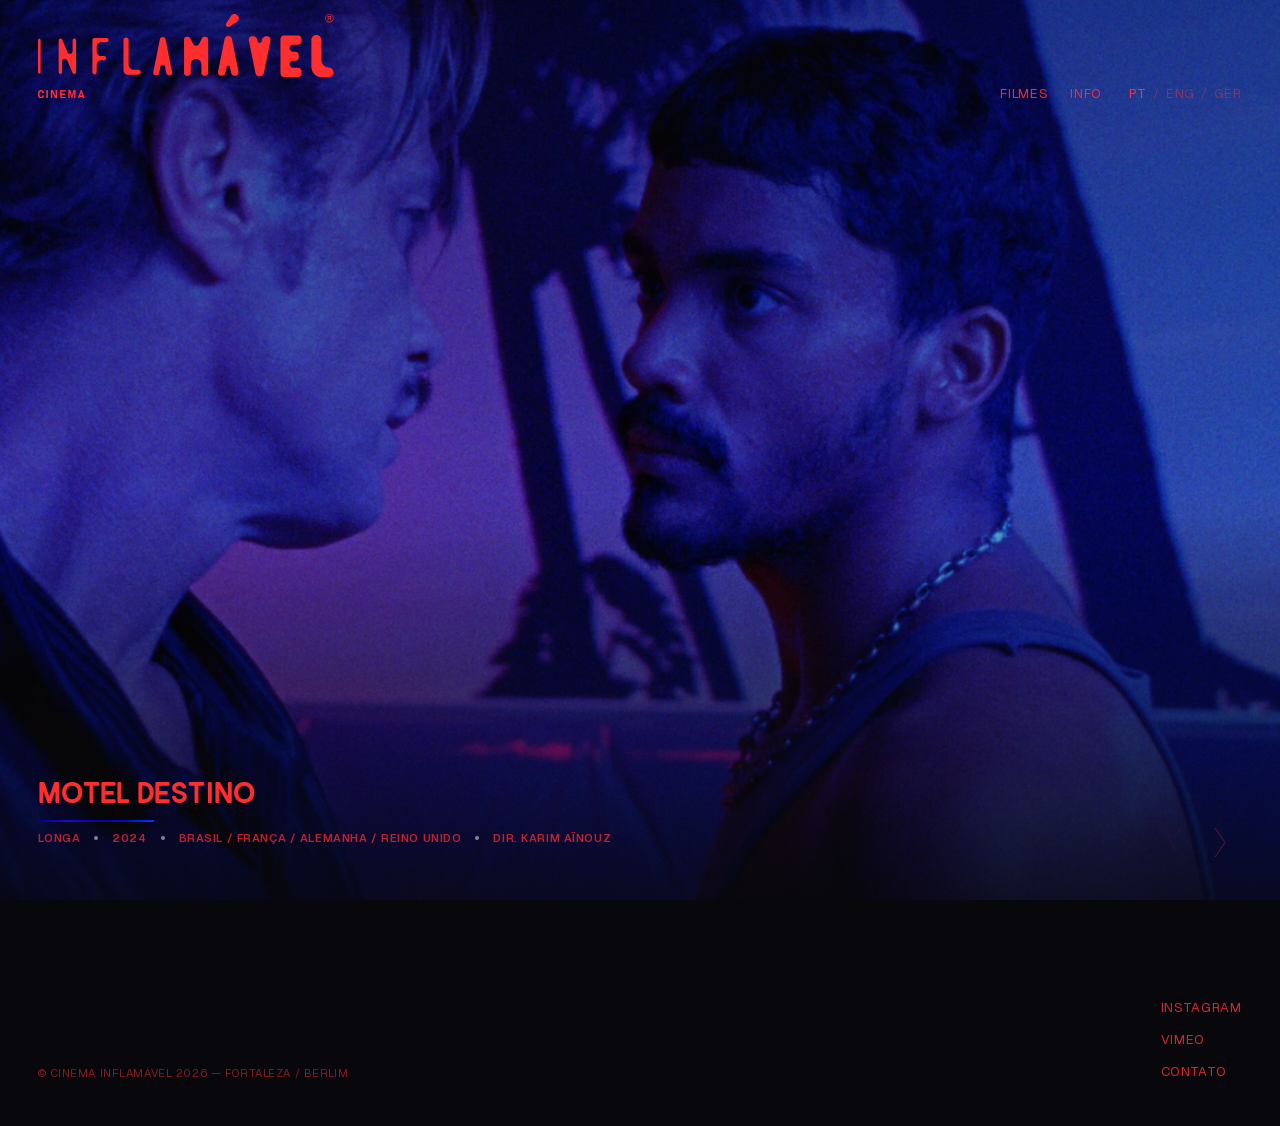
<file: projetos.html>
<!DOCTYPE html>
<html lang="pt-BR">
<head>
<meta charset="utf-8">
<meta name="viewport" content="width=device-width, initial-scale=1">
<title>Projetos — Inflamável</title>
<meta name="description" content="Os longas-metragens produzidos e coproduzidos pela Cinema Inflamável, de Madame Satã (2002) a Motel Destino (2024).">
<link rel="icon" href="assets/img/logo-white.png">
<link rel="preload" href="assets/fonts/serial-b-700.ttf" as="font" type="font/ttf" crossorigin>
<link rel="preload" href="assets/fonts/geist-latin.woff2" as="font" type="font/woff2" crossorigin>
<script>/* Cor do load: rodízio entre as três, antes da primeira pintura.
   Inline e no head de propósito — em arquivo à parte a página sairia na cor do
   css e trocaria na cara de quem está olhando. ?texto= força uma. Ver css/site.css */
(function(){var p=new URLSearchParams(location.search),d=document.documentElement;
var f=p.get("fundo");if(f)d.setAttribute("data-fundo",f);
var t=p.get("texto"),c=["amarelo","vermelho"];
if(!t){var i;try{i=parseInt(localStorage.getItem("inf:cor"),10);if(isNaN(i))i=-1;i=(i+1)%c.length;localStorage.setItem("inf:cor",i);}
catch(e){i=Math.floor(Math.random()*c.length);}t=c[i];}
d.setAttribute("data-texto",t);})();</script>
<link rel="stylesheet" href="css/site.css">
</head>
<body>

<!-- ======================= header ======================= -->
<header class="site-header">
  <a class="site-header__logo" href="index.html" aria-label="Cinema Inflamável — início"><svg class="logo-mark" viewBox="56.693 56.693 793.701 226.772" fill="currentColor" aria-hidden="true"><g><path d="M839.055,56.693c-6.262,0-11.339,5.076-11.339,11.339c0,6.262,5.076,11.339,11.339,11.339c6.262,0,11.339-5.077,11.339-11.339C850.394,61.769,845.317,56.693,839.055,56.693z M839.055,77.712c-5.347,0-9.681-4.334-9.681-9.681c0-5.347,4.334-9.681,9.681-9.681c5.347,0,9.681,4.334,9.681,9.681C848.736,73.378,844.402,77.712,839.055,77.712z"/><path d="M843.719,66.039c0-1.089-0.352-1.983-1.056-2.681c-0.704-0.698-1.754-1.047-3.149-1.047h-3.085h-0.129h-1.91v11.44h2.038v-3.985h3.085c0.042,0,0.081-0.003,0.122-0.004l1.678,3.97h2.332l-2.017-4.35c0.39-0.169,0.73-0.391,1.016-0.672C843.361,68.007,843.719,67.116,843.719,66.039z M841.102,67.499c-0.386,0.337-0.891,0.505-1.515,0.505h-3.158v-3.93h3.158c0.612,0,1.114,0.162,1.506,0.487c0.392,0.324,0.588,0.817,0.588,1.478C841.681,66.676,841.488,67.162,841.102,67.499z"/></g><g><path d="M62.004,266.052c0.647-0.718,1.556-1.077,2.727-1.077c0.601,0,1.144,0.138,1.628,0.413c0.483,0.275,0.896,0.67,1.238,1.184c0.341,0.515,0.593,1.144,0.756,1.887h4.34c-0.275-1.63-0.771-3.015-1.489-4.156c-0.718-1.141-1.625-2.012-2.72-2.613c-1.095-0.601-2.346-0.902-3.752-0.902c-1.701,0-3.15,0.326-4.347,0.978c-1.198,0.652-2.112,1.594-2.743,2.827c-0.632,1.233-0.947,2.73-0.947,4.493v6.097c0,1.752,0.316,3.247,0.947,4.485c0.632,1.238,1.546,2.18,2.743,2.827c1.197,0.647,2.646,0.97,4.347,0.97c1.406,0,2.654-0.3,3.744-0.902c1.09-0.601,1.995-1.475,2.713-2.621c0.718-1.146,1.219-2.529,1.505-4.149h-4.34c-0.234,1.111-0.667,1.969-1.299,2.575c-0.632,0.606-1.406,0.909-2.323,0.909c-1.172,0-2.08-0.356-2.727-1.07c-0.647-0.713-0.971-1.722-0.971-3.026v-6.097C61.033,267.781,61.356,266.77,62.004,266.052z"/><rect x="79.031" y="261.017" width="4.34" height="22.219"/><polygon points="104.104,277.285 96.204,261.017 91.085,261.017 91.085,283.22 95.088,283.22 95.088,267.203 102.958,283.22 108.108,283.22 108.108,261.017 104.104,261.017 	"/><polygon points="116.127,283.235 131.011,283.235 131.011,279.201 120.314,279.201 120.314,274.219 129.33,274.219 129.33,270.185 120.314,270.185 120.314,265.051 131.011,265.051 131.011,261.017 116.127,261.017 	"/><polygon points="147.71,275.992 143.477,261.017 137.961,261.017 137.961,283.235 141.766,283.235 141.766,267.752 145.861,280.76 149.559,280.76 153.655,267.457 153.655,283.235 157.46,283.235 157.46,261.017 151.943,261.017 	"/><path d="M174.189,261.017h-2.659l-8.496,22.219h4.508l1.248-3.56h8.14l1.248,3.56h4.508L174.189,261.017z M170.204,275.641l2.656-7.579l2.656,7.579H170.204z"/></g><g><path d="M60.198,123.39c-1.936,0-3.505,1.569-3.505,3.505v86.367c0,1.936,1.569,3.505,3.505,3.505s3.505-1.569,3.505-3.505v-86.367C63.703,124.96,62.134,123.39,60.198,123.39z"/><path d="M154.247,122.279L154.247,122.279c-2.551,0-4.618,2.067-4.618,4.617v29.576c0,7.75-10.634,9.914-13.663,2.781l-14.506-34.161c-0.724-1.705-2.397-2.812-4.25-2.812h-0.433c-2.55,0-4.617,2.067-4.617,4.617v86.365c0,2.55,2.067,4.617,4.617,4.617s4.617-2.067,4.617-4.617V183.94c0-7.739,10.612-9.914,13.656-2.798l14.516,33.935c0.727,1.699,2.397,2.801,4.245,2.801h0.436c2.55,0,4.617-2.067,4.617-4.617v-86.365C158.864,124.346,156.797,122.279,154.247,122.279z"/><path d="M240.885,121.167h-32.459c-3.098,0-5.609,2.511-5.609,5.609v86.606c0,3.098,2.511,5.609,5.609,5.609h0.242c3.091,0,5.599-2.5,5.609-5.591l0.064-19.959c0.022-6.884,5.627-12.444,12.51-12.41l7.049,0.034c3.108,0.015,5.636-2.5,5.636-5.609v-0.239c0-3.098-2.511-5.609-5.609-5.609h-7.204c-6.876,0-12.45-5.574-12.45-12.45v-12.322c0-6.876,5.574-12.45,12.45-12.45h14.162c3.098,0,5.609-2.511,5.609-5.609S243.983,121.167,240.885,121.167z"/><path d="M325.959,206.661h-10.871c-8.35,0-15.118-6.769-15.118-15.118v-64.767c0-3.712-3.009-6.72-6.72-6.72h-0.238c-3.712,0-6.72,3.009-6.72,6.72v80.876c0,6.876,5.574,12.45,12.45,12.45h27.217c3.712,0,6.72-3.009,6.72-6.72C332.679,209.67,329.67,206.661,325.959,206.661z"/><path d="M398.878,123.232c-0.5-2.493-2.689-4.287-5.232-4.287h-4.259c-2.54,0-4.728,1.791-5.23,4.281l-18.222,90.318c-0.8,3.966,2.232,7.67,6.277,7.67h3.225c3.02,0,5.63-2.11,6.262-5.063l4.2-19.617c0.263-1.23,1.351-2.109,2.609-2.109h6.069c1.267,0,2.359,0.891,2.614,2.132l4.006,19.539c0.611,2.979,3.232,5.118,6.273,5.118h3.226c4.042,0,7.073-3.699,6.279-7.662L398.878,123.232z"/><path d="M577.54,123.516c-0.916-4.571-4.93-7.86-9.592-7.86h-0.618c-4.657,0-8.668,3.283-9.589,7.848l-17.797,88.217c-1.111,5.507,3.099,10.652,8.717,10.652h2.686c4.194,0,7.818-2.93,8.696-7.031l3.553-16.594c0.395-1.846,2.026-3.164,3.913-3.164h0.291c1.9,0,3.539,1.337,3.92,3.198l3.379,16.484c0.848,4.137,4.489,7.107,8.712,7.107h2.685c5.613,0,9.823-5.136,8.72-10.64L577.54,123.516z"/><path d="M672.165,116.099h-3.229c-5.083,0-9.461,3.585-10.462,8.568l-1.013,5.037c-1.23,6.116-9.97,6.122-11.209,0.008l-1.025-5.06c-1.008-4.976-5.382-8.553-10.459-8.553h-3.229c-5.766,0-10.083,5.286-8.93,10.936l18.049,88.485c1.014,4.969,5.385,8.539,10.456,8.539h1.474c5.072,0,9.443-3.569,10.456-8.539l18.05-88.485C682.247,121.385,677.93,116.099,672.165,116.099z"/><path d="M837.004,199.992L837.004,199.992c-10.67,0-19.319-8.649-19.319-19.319v-53.896c0-7.395-5.995-13.39-13.39-13.39h-0.238c-7.395,0-13.39,5.995-13.39,13.39v71.739c0,15.606,12.651,28.257,28.257,28.257h18.081c7.395,0,13.39-5.995,13.39-13.39S844.399,199.992,837.004,199.992z"/><path d="M754.926,114.497h-37.905c-5.176,0-9.373,4.196-9.373,9.373v92.418c0,5.176,4.196,9.373,9.373,9.373h37.905c5.176,0,9.373-4.196,9.373-9.373v-5.812c0-5.176-4.196-9.373-9.373-9.373h-13.11c-5.176,0-9.373-4.196-9.373-9.373c0-5.176,4.196-9.373,9.373-9.373h5.787c5.176,0,9.373-4.196,9.373-9.373v-5.812c0-5.176-4.196-9.373-9.373-9.373h-5.787c-5.176,0-9.373-4.196-9.373-9.373c0-5.176,4.196-9.373,9.373-9.373h13.11c5.176,0,9.373-4.196,9.373-9.373v-5.812C764.299,118.693,760.103,114.497,754.926,114.497z"/><path d="M506.435,117.832h-3.028c-2.675,0-5.123,1.5-6.338,3.883l-8.033,15.755c-3.248,6.37-12.349,6.37-15.597,0l-8.034-15.755c-1.215-2.383-3.664-3.883-6.338-3.883h-3.151c-3.929,0-7.114,3.185-7.114,7.114v90.264c0,3.929,3.185,7.114,7.114,7.114h3.897c3.929,0,7.114-3.185,7.114-7.114v-22.947c0-0.096,0.018-0.182,0.023-0.276c-0.005-0.156-0.023-0.307-0.023-0.464c0-7.868,6.379-14.248,14.248-14.248c7.869,0,14.248,6.38,14.248,14.248c0,0.212-0.023,0.419-0.032,0.629c0.011,0.124,0.032,0.243,0.032,0.373v22.685c0,3.929,3.185,7.114,7.114,7.114h3.897c3.929,0,7.114-3.185,7.114-7.114v-90.264C513.549,121.017,510.364,117.832,506.435,117.832z"/><path d="M591.584,59.778c-4.741-4.741-12.646-3.904-16.29,1.724l-13.049,20.158c-1.594,2.463-1.524,5.801,0.496,7.929c2.259,2.379,5.888,2.785,8.612,0.988l19.969-13.174c5.565-3.672,6.362-11.525,1.647-16.239L591.584,59.778z"/></g><g></g><g></g><g></g><g></g><g></g><g></g></svg></a>
  <div class="site-header__right">
    <nav class="nav">
      <a class="nav__link" href="projetos.html">Filmes</a>
      <a class="nav__link" href="info.html">Info</a>
    </nav>
    <div class="lang">
      <button class="lang__btn is-on" data-lang="PT" type="button">PT</button>
      <span class="lang__sep">/</span>
      <button class="lang__btn" data-lang="ENG" type="button">ENG</button>
      <span class="lang__sep">/</span>
      <button class="lang__btn" data-lang="GER" type="button">GER</button>
    </div>
  </div>
</header>


<!-- ======================= listagem =======================
     Um card por filme, do mais recente para o mais antigo. A sinopse vive só
     na página individual. Os dados também existem em data/films.js, que
     alimenta essa página — ao editar um filme, atualize os dois lugares.
     ======================================================= -->
<main class="films">

  <a class="film" href="projeto.html?f=motel-destino">
    <img class="film__img" src="assets/img/motel-destino3.jpg" alt="Motel Destino">
    <div class="film__scrim"></div>
    <div class="film__body">
      <div class="film__title">Motel Destino</div>
      <div class="film__accent"></div>
      <div class="film__meta">
        <span>Longa</span><span class="dot-sep"></span>
        <span>2024</span><span class="dot-sep"></span>
        <span>Brasil / França / Alemanha / Reino Unido</span><span class="dot-sep"></span>
        <span>Dir. Karim Aïnouz</span>
      </div>
    </div>
  </a>

  <a class="film" href="projeto.html?f=vida-invisivel">
    <img class="film__img" src="assets/img/vida-invisivel.jpg" alt="A Vida Invisível">
    <div class="film__scrim"></div>
    <div class="film__body">
      <div class="film__title">A Vida Invisível</div>
      <div class="film__accent"></div>
      <div class="film__meta">
        <span>Longa</span><span class="dot-sep"></span>
        <span>2019</span><span class="dot-sep"></span>
        <span>Brasil / Alemanha</span><span class="dot-sep"></span>
        <span>Dir. Karim Aïnouz</span>
      </div>
    </div>
  </a>

  <a class="film" href="projeto.html?f=praia-do-futuro">
    <img class="film__img" src="assets/img/praia-do-futuro.jpg" alt="Praia do Futuro">
    <div class="film__scrim"></div>
    <div class="film__body">
      <div class="film__title">Praia do Futuro</div>
      <div class="film__accent"></div>
      <div class="film__meta">
        <span>Longa</span><span class="dot-sep"></span>
        <span>2014</span><span class="dot-sep"></span>
        <span>Brasil / Alemanha</span><span class="dot-sep"></span>
        <span>Dir. Karim Aïnouz</span>
      </div>
    </div>
  </a>

  <a class="film" href="projeto.html?f=viajo-preciso">
    <img class="film__img" src="assets/img/viajo-preciso.jpg" alt="Viajo Porque Preciso, Volto Porque Te Amo">
    <div class="film__scrim"></div>
    <div class="film__body">
      <div class="film__title">Viajo Porque Preciso, Volto Porque Te Amo</div>
      <div class="film__accent"></div>
      <div class="film__meta">
        <span>Longa</span><span class="dot-sep"></span>
        <span>2009</span><span class="dot-sep"></span>
        <span>Brasil</span><span class="dot-sep"></span>
        <span>Dir. Karim Aïnouz e Marcelo Gomes</span>
      </div>
    </div>
  </a>

  <a class="film" href="projeto.html?f=ceu-de-suely">
    <img class="film__img" src="assets/img/ceu-de-suely.jpg" alt="O Céu de Suely">
    <div class="film__scrim"></div>
    <div class="film__body">
      <div class="film__title">O Céu de Suely</div>
      <div class="film__accent"></div>
      <div class="film__meta">
        <span>Longa</span><span class="dot-sep"></span>
        <span>2006</span><span class="dot-sep"></span>
        <span>Brasil / Alemanha / França / Portugal</span><span class="dot-sep"></span>
        <span>Dir. Karim Aïnouz</span>
      </div>
    </div>
  </a>

  <a class="film" href="projeto.html?f=madame-sata">
    <img class="film__img" src="assets/img/madame-sata.jpg" alt="Madame Satã">
    <div class="film__scrim"></div>
    <div class="film__body">
      <div class="film__title">Madame Satã</div>
      <div class="film__accent"></div>
      <div class="film__meta">
        <span>Longa</span><span class="dot-sep"></span>
        <span>2002</span><span class="dot-sep"></span>
        <span>Brasil / França</span><span class="dot-sep"></span>
        <span>Dir. Karim Aïnouz</span>
      </div>
    </div>
  </a>

</main>

<div class="films__nav">
  <button class="films__arrow" data-dir="-1" type="button" aria-label="Filme anterior">
    <svg viewBox="0 0 40 88" fill="none" aria-hidden="true">
      <polyline points="34,6 8,44 34,82" stroke="currentColor" stroke-width="1.5" stroke-linecap="round" stroke-linejoin="round"></polyline>
    </svg>
  </button>
  <button class="films__arrow" data-dir="1" type="button" aria-label="Próximo filme">
    <svg viewBox="0 0 40 88" fill="none" aria-hidden="true">
      <polyline points="6,6 32,44 6,82" stroke="currentColor" stroke-width="1.5" stroke-linecap="round" stroke-linejoin="round"></polyline>
    </svg>
  </button>
</div>


<!-- ======================= footer ======================= -->
<footer class="site-footer">
  <div class="site-footer__top">
    <div class="site-footer__legal">© CINEMA INFLAMÁVEL 2026 — FORTALEZA / BERLIM</div>
    <div class="site-footer__cols">
      <div class="site-footer__col">
        <a class="site-footer__link" href="#">Instagram</a>
        <a class="site-footer__link" href="#">Vimeo</a>
        <a class="site-footer__link" href="#">Contato</a>
      </div>
    </div>
  </div>
</footer>

<!-- ======================= menu ======================= -->
<div class="menu" id="menu" hidden>
  <div class="menu__top">
    <button class="pill-btn" data-menu-toggle type="button">Fechar</button>
    <div class="label label--sm">Inflamável — 2002 / 2024</div>
  </div>
  <nav class="menu__nav">
    <a class="menu__link" href="index.html">Home</a>
    <a class="menu__link" href="projetos.html">Projetos</a>
    <a class="menu__link" href="#">Em Desenvolvimento</a>
    <a class="menu__link" href="info.html">Info</a>
  </nav>
  <div class="menu__foot">
    <div class="menu__social">
      <a href="#">Instagram</a>
      <a href="#">Vimeo</a>
      <a href="#">Contato</a>
    </div>
    <div>Fortaleza / Berlim</div>
  </div>
</div>

<script src="js/heat.js"></script>
<script src="js/nav.js"></script>
<script src="js/projetos.js"></script>
</body>
</html>
</file>
<file: css/site.css>
/* =========================================================================
   Inflamável — folha de estilo única
   Ordem: tokens · fontes · base · utilitários · header · menu · footer ·
          home · projetos · projeto · info · responsivo
   ========================================================================= */

/* ---------- tokens ---------- */
:root {
  /* cor */
  --ink: #08080c;          /* preto das páginas escuras */
  /* o creme só servia à página de projeto, que agora é escura como as outras;
     fica como variante de teste em ?fundo=creme */
  --white: #fff;

  /* o gradiente "heat" é a assinatura da marca. O valor abaixo é o fallback
     estático; js/heat.js sobrescreve --heat por um campo de ruído animado. */
  --heat: linear-gradient(90deg, #1E3FE0, #5C86F5, #FFFFFF, #EC4B99, #DE1B54);
  --heat-1: #1E3FE0;
  --heat-2: #5C86F5;
  --heat-3: #FFFFFF;
  --heat-4: #EC4B99;
  --heat-5: #DE1B54;

  /* Cor de texto da interface — nav, PT/ENG/GER, logo do header, títulos,
     tudo. Vive separada da rampa do gradiente porque tem outro trabalho: ali
     é cor de marca em movimento, aqui é cor que precisa segurar contraste
     sobre o preto.

     O nome continua --rosa por histórico, e hoje é um nome mentiroso: o rosa
     saiu do rodízio e sobraram amarelo e vermelho. Renomear custaria trinta
     linhas de diff para não mudar nada na tela.

     O valor aqui é só a rede: na prática o script do <head> sobrescreve a
     cada load (ver "cor do load" abaixo). Amarelo porque é o que mede melhor
     sobre o preto — 11,46 de contraste contra 4,51 do rosa, e a diferença
     aparece justamente onde o site mais sofre, texto sobre fotograma.

     Usos com opacidade vão por color-mix, não por rgba(): rgba() precisava de
     um segundo token com os canais soltos (--rosa-rgb), e dois tokens para
     uma cor são um para esquecer de trocar. color-mix come a cor pronta. */
  --rosa: #FFD60A;

  /* tipografia */
  --font-display: 'Serial B', Georgia, 'Times New Roman', serif;
  --font-display-blur: 'Serial B Blur', 'Serial B', Georgia, serif;
  --font-body: 'Geist', -apple-system, BlinkMacSystemFont, sans-serif;
  /* Os labels caixa-alta usavam Bahnschrift (Windows) com DIN Alternate (macOS)
     de reserva, então o header trocava de fonte conforme o sistema do visitante
     enquanto o resto do site ficava em Geist. Agora é Geist em todo lugar — é a
     única das três que vai embutida no repo. */
  --font-label: 'Geist', -apple-system, BlinkMacSystemFont, sans-serif;

  /* Altura do lockup inteiro (INFLAMÁVEL + CINEMA + ®). O SVG vem com o
     viewBox colado na tinta, então este número é logo de verdade na tela, não
     caixa com margem. A palavra INFLAMÁVEL ocupa metade dessa altura. */
  --logo-h: clamp(57px, 6.6vw, 97px);

  /* o header flutua, então quem começa com texto precisa descer por conta */
  --header-h: calc(var(--logo-h) + 28px);

  /* Nome de filme ou série — na listagem, na página do projeto e, desde
     novembro, nas sedes da Info. É o único tamanho de título do site.

     Medido contra o logo e não arbitrado: a 1024 a caixa alta do INFLAMÁVEL
     dá 46px; este valor põe a do título em 16px, pouco mais de um terço.
     Antes dava 22px, e mesmo assim parecia grande ao lado da marca — é o
     peso da Serial B, que ocupa mais do que mede. */
  --fs-titulo-filme: clamp(20px, 2.25vw, 33px);

  /* Texto corrido: um corpo e uma entrelinha para o site inteiro. Antes eram
     16px em quatro lugares e um clamp(20,2vw,28) no "quem somos", com
     entrelinhas de 1,5, 1,55 e 1,6 conforme o bloco. */
  --fs-texto: 16px;
  --lh-texto: 1.4;
  --lh-titulo: .92;

  /* ritmo */
  /* Entreletra de toda a caixa alta pequena do site, tirada do CINEMA do logo.

     Medida: no svg o vão entre letras do CINEMA é 0,30 da altura da caixa
     alta. Na Geist a 13px a caixa alta dá 9,23px, e o vão nasce em 2,13px com
     entreletra zero — a letra já vem com seu respiro. Para chegar a 0,30 o
     vão precisa ser 2,81px, então sobram 0,68px de acréscimo: .052em.

     Começou valendo só para a nav, onde vinha de .26em e dava 0,60 — o dobro
     do lockup. Agora vale para todos os micro-labels: ficha de filme, rótulos,
     impressum, rodapé. Eram oito valores diferentes entre .1em e .3em, cada um
     escolhido no olho e nenhum conversando com a marca. */
  --track-alta: .052em;

  --pad-x: clamp(16px, 3vw, 40px);
  --pad-x-wide: clamp(20px, 3.6vw, 52px);
  --gap-section: clamp(24px, 3.5vw, 60px);
  --pad-section: clamp(36px, 6vh, 76px);

  /* curvas */
  --ease-slide: cubic-bezier(.72, 0, .18, 1);
  --ease-reveal: cubic-bezier(.5, 0, .2, 1);
  --ease-pop: cubic-bezier(.34, 1.4, .5, 1);
}

/* ---------- cor do load ----------
   A cor de texto do site não é uma escolha fixa: cada carregamento chega numa
   das duas. Amarelo e vermelho, alternando — nunca a mesma duas vezes
   seguidas, que é o que separa "mudou" de "não mudou".

   O rosa saiu. Era a terceira, e era a que não se segurava: sobre o gradiente
   do splash caía na família do próprio fundo, e sobre os stills escuros dos
   filmes sumia. Amarelo e vermelho são as duas que leem em cima de imagem.

   Quem decide é o script no <head> de cada página, antes da folha de estilo:
   ele avança o rodízio e põe data-texto no <html>. Precisa ser ali e inline;
   um arquivo à parte ou um script no fim do body deixariam a primeira pintura
   sair na cor errada e trocariam na cara de quem está olhando.

   O valor do :root lá em cima é o que fica se o script não rodar.

     ?texto=amarelo | vermelho   força uma das duas e não mexe no rodízio

   Isso funciona porque o site inteiro aponta para um token só. Os usos com
   opacidade vão por color-mix e não por rgba(): rgba() pediria um segundo
   token com os canais soltos, e dois tokens para uma cor é um para esquecer
   de trocar. */

:root[data-texto="amarelo"]  { --rosa: #FFD60A; }
:root[data-texto="vermelho"] { --rosa: #FF2E2E; }

/* fundos, para comparar: ?fundo=grafite | noite | creme */

:root[data-fundo="grafite"] { --ink: #16161a; }
:root[data-fundo="noite"]   { --ink: #0a1020; }
:root[data-fundo="creme"]   { --ink: #f4f3ef; }

/* ---------- fontes ---------- */
/* Geist é variável: os cinco arquivos cobrem todos os pesos, separados por
   subset unicode para não baixar cirílico/vietnamita à toa. */
@font-face { font-family: 'Geist'; font-style: normal; font-weight: 300 700; font-display: swap;
  src: url('../assets/fonts/geist-cyrillic-ext.woff2') format('woff2');
  unicode-range: U+0460-052F, U+1C80-1C8A, U+20B4, U+2DE0-2DFF, U+A640-A69F, U+FE2E-FE2F; }
@font-face { font-family: 'Geist'; font-style: normal; font-weight: 300 700; font-display: swap;
  src: url('../assets/fonts/geist-cyrillic.woff2') format('woff2');
  unicode-range: U+0301, U+0400-045F, U+0490-0491, U+04B0-04B1, U+2116; }
@font-face { font-family: 'Geist'; font-style: normal; font-weight: 300 700; font-display: swap;
  src: url('../assets/fonts/geist-vietnamese.woff2') format('woff2');
  unicode-range: U+0102-0103, U+0110-0111, U+0128-0129, U+0168-0169, U+01A0-01A1, U+01AF-01B0, U+0300-0301, U+0303-0304, U+0308-0309, U+0323, U+0329, U+1EA0-1EF9, U+20AB; }
@font-face { font-family: 'Geist'; font-style: normal; font-weight: 300 700; font-display: swap;
  src: url('../assets/fonts/geist-latin-ext.woff2') format('woff2');
  unicode-range: U+0100-02BA, U+02BD-02C5, U+02C7-02CC, U+02CE-02D7, U+02DD-02FF, U+0304, U+0308, U+0329, U+1D00-1DBF, U+1E00-1E9F, U+1EF2-1EFF, U+2020, U+20A0-20AB, U+20AD-20C0, U+2113, U+2C60-2C7F, U+A720-A7FF; }
@font-face { font-family: 'Geist'; font-style: normal; font-weight: 300 700; font-display: swap;
  src: url('../assets/fonts/geist-latin.woff2') format('woff2');
  unicode-range: U+0000-00FF, U+0131, U+0152-0153, U+02BB-02BC, U+02C6, U+02DA, U+02DC, U+0304, U+0308, U+0329, U+2000-206F, U+20AC, U+2122, U+2191, U+2193, U+2212, U+2215, U+FEFF, U+FFFD; }

@font-face { font-family: 'Serial B'; src: url('../assets/fonts/serial-b-300.ttf') format('truetype'); font-weight: 300; font-style: normal; font-display: swap; }
@font-face { font-family: 'Serial B'; src: url('../assets/fonts/serial-b-400.ttf') format('truetype'); font-weight: 400; font-style: normal; font-display: swap; }
@font-face { font-family: 'Serial B'; src: url('../assets/fonts/serial-b-500.ttf') format('truetype'); font-weight: 500; font-style: normal; font-display: swap; }
@font-face { font-family: 'Serial B'; src: url('../assets/fonts/serial-b-700.ttf') format('truetype'); font-weight: 700; font-style: normal; font-display: swap; }
@font-face { font-family: 'Serial B Blur'; src: url('../assets/fonts/serial-b-blur-700.otf') format('opentype'); font-weight: 700; font-style: normal; font-display: swap; }

/* ---------- base ---------- */
* { margin: 0; padding: 0; box-sizing: border-box; }

html, body {
  background: var(--ink);
  font-family: var(--font-body);
  -webkit-font-smoothing: antialiased;
}

/* A entrelinha padrão do site mora aqui, e não em cada bloco de texto: antes
   não havia base nenhuma e cada regra escolhia a sua, de 1,5 a 1,6. Quem
   precisa de outra — os títulos, a nav — pede explicitamente. */
body { color: var(--rosa); line-height: var(--lh-texto); }


img { max-width: 100%; display: block; }
a { color: inherit; }
button { font: inherit; color: inherit; }

/* ---------- utilitários ---------- */

/* o micro-label caixa-alta que se repete em todo o site */
.label {
  font-size: 12px;
  font-weight: 500;
  letter-spacing: var(--track-alta);
  text-transform: uppercase;
  color: color-mix(in srgb, var(--rosa) 45%, transparent);
}
.label--sm { font-size: 11px; }
.label--strong { font-weight: 600; color: color-mix(in srgb, var(--rosa) 82%, transparent); }

/* texto pintado pelo gradiente heat */
.heat-text {
  background-image: var(--heat);
  background-size: 900px 260px;
  background-position: center;
  -webkit-background-clip: text;
  background-clip: text;
  -webkit-text-fill-color: transparent;
  color: rgba(0, 0, 0, 0);
}

.dot-sep {
  width: 4px; height: 4px; border-radius: 999px; flex: none;
  background: rgba(255, 255, 255, .5);
}

.hide { display: none !important; }

/* ---------- header ---------- */
.site-header {
  position: fixed;
  top: 0;
  left: 0;
  right: 0;
  z-index: 30;
  display: flex;
  /* Nav e idiomas sentam na linha de base do CINEMA, não no meio do logo.
     Sai de graça: o viewBox do svg foi recortado na tinta, então a borda de
     baixo dele é exatamente a base do CINEMA, e é dali que o flex tira a
     linha de base de um item sem texto. */
  align-items: baseline;
  justify-content: space-between;
  gap: clamp(20px, 4vw, 64px);
  /* a barra não tem fundo: o conteúdo passa por baixo dela */
  background: transparent;
  padding: 14px var(--pad-x);
  /* Sem sombra, de propósito. Houve aqui um drop-shadow para segurar logo e
     nav sobre fotograma claro, e ele não funcionou: a barra é um elemento
     largo e quase vazio, então a sombra não acompanhava a letra, empoçava
     numa mancha retangular atrás do lockup. É diferente do .splash__stage,
     que é do tamanho da tinta e por isso pode ter sombra sem virar caixa.
     Quem segura a leitura aqui é a cor do load — e o amarelo, que é a que
     mede melhor, volta a cada três. */
  transition: transform .45s var(--ease-reveal);
}
.site-header.is-hidden { transform: translateY(-115%); }

/* O logo é um SVG embutido no html, com fill="currentColor" — por isso a cor
   aqui é color e não background.

   Ele já foi canvas pintado em js, e depois esse mesmo arquivo usado como
   mask-image. A máscara é mais elegante, mas sumia por completo em alguns
   navegadores em vez de degradar: quando ela não resolve, o elemento fica
   vazio e não há o que ver. SVG embutido não depende de suporte a máscara
   nenhum, e continua recolorível pelo token — que é o que faz as variantes de
   ?texto= pegarem no logo também. */
.site-header__logo {
  display: block;
  flex: none;
  height: var(--logo-h);
  color: var(--rosa);
}
.logo-mark { height: 100%; width: auto; display: block; }

/* Os dois vãos do lado direito andam juntos e mantêm a proporção: o que
   separa a nav dos idiomas é um quarto maior que o que separa FILMES de
   INFO, senão os cinco itens viram uma fileira só. */
.site-header__right { display: flex; align-items: baseline; gap: clamp(16px, 2.1vw, 32px); }

.nav {
  display: flex;
  align-items: center;
  gap: clamp(13px, 1.7vw, 26px);
  font-family: var(--font-label);
  font-size: 13px;
  font-weight: 400;
  line-height: 1;
  letter-spacing: var(--track-alta);
  text-transform: uppercase;
}
.nav__link {
  text-decoration: none;
  color: var(--rosa);
  opacity: .95;
  transition: opacity .3s;
}
.nav__link:hover { opacity: 1; }

.lang {
  display: flex;
  align-items: center;
  gap: 6px;
  font-family: var(--font-label);
  font-size: 13px;
  font-weight: 400;
  line-height: 1;
  letter-spacing: var(--track-alta);
  text-transform: uppercase;
}
.lang__btn {
  background: none; border: none; padding: 0; margin: 0;
  cursor: pointer;
  color: color-mix(in srgb, var(--rosa) 45%, transparent);
  letter-spacing: inherit;
  text-transform: inherit;
  transition: color .3s;
}
.lang__btn.is-on { color: var(--rosa); }
.lang__sep { color: color-mix(in srgb, var(--rosa) 40%, transparent); }

/* ---------- menu (overlay) ---------- */
.menu {
  position: fixed;
  inset: 0;
  z-index: 60;
  background: var(--ink);
  color: var(--rosa);
  display: flex;
  flex-direction: column;
  padding: 15px var(--pad-x) clamp(22px, 4vw, 56px);
}
.menu[hidden] { display: none; }

.menu__top {
  display: flex;
  justify-content: space-between;
  align-items: center;
  min-height: clamp(42px, 4.8vw, 68px);
}
/* botão-pílula: fechar o menu, trocar de sede */
.pill-btn {
  background: none; border: 1px solid rgba(255, 255, 255, .28);
  border-radius: 999px; padding: 7px 14px; cursor: pointer;
  color: color-mix(in srgb, var(--rosa) 75%, transparent);
  font-family: var(--font-label);
  font-size: 11px; letter-spacing: var(--track-alta); text-transform: uppercase;
  transition: color .3s, border-color .3s;
}
.pill-btn:hover { color: var(--rosa); border-color: rgba(255, 255, 255, .75); }

.menu__nav {
  margin: auto 0;
  display: flex;
  flex-direction: column;
  gap: clamp(2px, .5vh, 10px);
}
.menu__link {
  font-family: var(--font-display-blur);
  font-weight: 700;
  font-size: clamp(44px, 8.4vw, 124px);
  line-height: 1.04;
  letter-spacing: -.01em;
  color: var(--rosa);
  text-decoration: none;
  width: fit-content;
}
.menu__link:hover {
  background-image: var(--heat);
  background-size: cover;
  background-position: center;
  -webkit-background-clip: text;
  background-clip: text;
  -webkit-text-fill-color: transparent;
  color: rgba(0, 0, 0, 0);
}

.menu__foot {
  display: flex;
  justify-content: space-between;
  flex-wrap: wrap;
  gap: 20px;
  font-size: 11px;
  letter-spacing: var(--track-alta);
  text-transform: uppercase;
  color: color-mix(in srgb, var(--rosa) 55%, transparent);
}
.menu__social { display: flex; gap: 26px; }
.menu__social a { color: color-mix(in srgb, var(--rosa) 70%, transparent); text-decoration: none; }
.menu__social a:hover { color: var(--rosa); }

/* ---------- footer ---------- */
.site-footer {
  background: var(--ink);
  color: var(--rosa);
  padding: clamp(64px, 11vh, 128px) var(--pad-x) 44px;
}

/* Assinatura à esquerda, redes à direita, na mesma linha de piso. A legal
   ficava sozinha numa linha abaixo, e com a navegação fora do rodapé sobrava
   uma coluna solta de um lado e uma frase solta do outro, sem relação. O
   flex-end é o que amarra as duas: a assinatura cai na linha do último link,
   não na do primeiro, então o rodapé termina numa borda só. */
.site-footer__top {
  display: flex;
  flex-wrap: wrap;
  gap: 32px 56px;
  justify-content: space-between;
  align-items: flex-end;
}
.site-footer__cols { display: flex; gap: clamp(48px, 8vw, 120px); flex-wrap: wrap; }
.site-footer__col { display: flex; flex-direction: column; gap: 14px; }
.site-footer__col .label { margin-bottom: 4px; }

.site-footer__link {
  font-size: 13px;
  letter-spacing: var(--track-alta);
  text-transform: uppercase;
  color: color-mix(in srgb, var(--rosa) 82%, transparent);
  text-decoration: none;
  transition: color .3s;
}
.site-footer__link:hover { color: var(--rosa); }

.site-footer__legal {
  font-size: 11px;
  letter-spacing: var(--track-alta);
  color: color-mix(in srgb, var(--rosa) 50%, transparent);
}

/* =========================================================================
   HOME
   ========================================================================= */
.home { position: relative; width: 100%; background: var(--ink); }

.home__viewport {
  height: 100dvh;
  display: flex;
  flex-direction: column;
  background: var(--ink);
}

/* --- splash --- */
.splash {
  position: fixed;
  inset: 0;
  z-index: 50;
  background: #000;
  overflow: hidden;
  cursor: pointer;
  transition: opacity .9s ease;
  display: flex;
  align-items: center;
  justify-content: center;
}
.splash.is-leaving { opacity: 0; pointer-events: none; }
.splash[hidden] { display: none; }

.splash__bg {
  position: absolute;
  inset: 0;
  width: 100%;
  height: 100%;
  filter: blur(18px) saturate(1.25) contrast(1.05);
  transform: scale(1.12);
  pointer-events: none;
}
.splash__grain {
  position: absolute;
  inset: 0;
  mix-blend-mode: overlay;
  opacity: .16;
  pointer-events: none;
  background-repeat: repeat;
  background-image: url("data:image/svg+xml,%3Csvg xmlns='http://www.w3.org/2000/svg' width='190' height='190'%3E%3Cfilter id='n'%3E%3CfeTurbulence type='fractalNoise' baseFrequency='0.8' numOctaves='2' stitchTiles='stitch'/%3E%3C/filter%3E%3Crect width='100%25' height='100%25' filter='url(%23n)'/%3E%3C/svg%3E");
}
/* Logo e verbete empilhados na mesma célula: o grid dá a ambos grid-area 1/1,
   então a altura é a do logo e o texto não desloca nada ao aparecer. */
.splash__stage {
  position: relative;
  z-index: 2;
  display: grid;
  width: min(620px, 72vw);
  cursor: pointer;
  /* Sem sombra, de propósito, e esta é a lição mais cara do arquivo.

     Houve aqui um drop-shadow preto, desde antes do rodízio de cor, para
     levantar o lockup do gradiente. Enquanto o logo era branco, passava. Em
     rosa sobre um quadro claro — amarelo-esverdeado, ciano — a mancha preta
     não lê como sombra: lê como sujeira cinza em volta da letra, porque não
     há relação de luz nenhuma entre preto e um fundo daquela clareza.

     Tentei consertar com a forma da sombra, primeiro tirando o raio curto que
     virava contorno, depois espalhando em duas camadas largas. Não era a
     forma, era a cor: preto não tem o que fazer sobre esse gradiente.

     A tinta se segura por matiz e não por luz — amarelo ou vermelho saturado
     sobre o gradiente separa mesmo com contraste de luminância baixo. É assim
     que a marca funciona em cartaz, e é assim que ela fica limpa aqui. */
}
.splash__stage > * { grid-area: 1 / 1; }

.splash__logo {
  /* 3.5 é a proporção da tinta do lockup */
  height: calc(min(620px, 72vw) / 3.5);
  /* A abertura entra na cor do load, como o resto do site: é a primeira coisa
     que se vê, e é onde a cor da visita se apresenta. O que segura a leitura
     aqui é a sombra do palco, não a cor. */
  color: var(--rosa);
  transition: opacity .5s ease;
  user-select: none;
}

/* Na cor do load junto com o logo. Para voltar qualquer um dos dois ao branco,
   é esta linha ou a do .splash__logo. */
.splash__def {
  display: flex;
  flex-direction: column;
  justify-content: center;
  align-items: center;
  gap: .6em;
  text-align: center;
  font-family: var(--font-display);
  color: var(--rosa);
  /* Sem sombra, pelo mesmo motivo do palco acima: preto sobre gradiente claro
     é sujeira, não apoio. Esta é a parte frágil do splash — 21px de serifa
     clara têm menos tinta que o lockup para se segurar por matiz. Se o
     verbete ficar fraco em alguma paleta, o caminho é peso ou corpo de letra,
     nunca mais preto atrás. */
  opacity: 0;
  transition: opacity .5s ease;
}
.splash__def-gram {
  font-size: clamp(14px, 1.6vw, 21px);
  font-weight: 500;
  letter-spacing: .08em;
}
.splash__def-sense {
  font-size: clamp(19px, 2.3vw, 33px);
  font-weight: 500;
  line-height: 1.3;
  max-width: 24ch;
}

.splash__stage:hover .splash__logo,
.splash__stage:focus-visible .splash__logo { opacity: 0; }
.splash__stage:hover .splash__def,
.splash__stage:focus-visible .splash__def { opacity: 1; }

/* --- carrossel --- */
.carousel {
  position: relative;
  flex: 1;
  min-height: 0;
  width: 100%;
  overflow: hidden;
  background: #000;
}
.carousel__track {
  display: flex;
  height: 100%;
  width: 100%;
  transition: transform .8s var(--ease-slide);
  will-change: transform;
}
.slide { position: relative; flex: 0 0 100vw; height: 100%; overflow: hidden; }
.slide__img { position: absolute; inset: 0; width: 100%; height: 100%; object-fit: cover; }
.slide__scrim-top {
  position: absolute; top: 0; left: 0; right: 0; height: 220px;
  background: linear-gradient(to bottom, rgba(0, 0, 0, .6), rgba(0, 0, 0, 0));
  pointer-events: none;
}
.slide__scrim-bottom {
  position: absolute; left: 0; right: 0; bottom: 0; height: 58%;
  background: linear-gradient(to top, rgba(0, 0, 0, .86), rgba(0, 0, 0, 0));
  pointer-events: none;
}

/* =========================================================================
   PROJETOS (listagem) — carrossel horizontal

   Era uma pilha vertical: seis cards de altura de tela, um embaixo do outro,
   percorridos rolando a página. Virou trilho lateral.

   Quem rola é o próprio <main>, com scroll-snap: cada card trava na borda e
   não existe meio-termo entre dois filmes. Sem js para a rolagem — o
   navegador faz o atrito, a inércia e o toque do celular melhor do que
   qualquer laço nosso faria, e o teclado anda sozinho porque cada card é um
   link que recebe foco.

   O js entra só para as setas e para saber qual card está na frente. Elas
   existem porque rolagem lateral não se anuncia: o trackpad e o dedo
   descobrem, o mouse de roda não.
   ========================================================================= */
.films {
  display: flex;
  overflow-x: auto;
  overflow-y: hidden;
  scroll-snap-type: x mandatory;
  scroll-behavior: smooth;
  scrollbar-width: none;
  overscroll-behavior-x: contain;
}
.films::-webkit-scrollbar { display: none; }

/* Fixas, e não dentro do trilho: o trilho rola na horizontal, e qualquer
   coisa ancorada nele andaria junto com os filmes. Somem quando a página
   desce para o rodapé, onde não há mais o que percorrer. */
.films__nav {
  position: fixed;
  right: var(--pad-x);
  bottom: clamp(20px, 3.5vh, 40px);
  z-index: 25;
  display: flex;
  gap: 2px;
  transition: opacity .35s ease;
}
.films__nav.is-off { opacity: 0; pointer-events: none; }
.films__arrow {
  pointer-events: auto;
  background: none; border: none; padding: 10px 14px; cursor: pointer;
  color: color-mix(in srgb, var(--rosa) 70%, transparent);
  transition: color .3s, transform .3s;
}
.films__arrow svg { width: 15px; height: auto; display: block; }
.films__arrow:hover { color: var(--rosa); }
.films__arrow[disabled] { opacity: .25; cursor: default; }

.film {
  position: relative;
  display: block;
  /* 100vw e não 100%: dentro de um flex em rolagem, 100% seria a largura do
     conteúdo, não a da tela */
  flex: 0 0 100vw;
  /* svh e não vh: no celular o 100vh conta a barra do navegador que some ao
     rolar, e o card ficaria mais alto que a tela desde o primeiro quadro */
  height: 100vh;
  height: 100svh;
  scroll-snap-align: start;
  overflow: hidden;
  text-decoration: none;
  color: var(--rosa);
}
.film__img {
  position: absolute; inset: 0;
  width: 100%; height: 100%;
  object-fit: cover;
  transform: scale(1.01);
  transition: transform 1.2s cubic-bezier(.2, .6, .2, 1);
}
.film.is-active .film__img { transform: scale(1.05); }

.film__scrim {
  position: absolute; inset: 0;
  background: linear-gradient(to top, rgba(8, 8, 12, .86) 0%, rgba(8, 8, 12, .12) 45%, rgba(8, 8, 12, .34) 100%);
  pointer-events: none;
}
.film__body {
  position: absolute;
  left: var(--pad-x); right: var(--pad-x);
  bottom: clamp(34px, 6vh, 72px);
}
.film__meta {
  font-size: 11px; font-weight: 600; letter-spacing: var(--track-alta);
  text-transform: uppercase; color: color-mix(in srgb, var(--rosa) 72%, transparent);
  /* Perto do título de propósito: título e ficha são a mesma informação, e
     34px de respiro entre os dois os liam como dois blocos separados. */
  margin-top: 9px;
  display: flex; gap: 14px; align-items: center; flex-wrap: wrap;
}
.film__title {
  font-family: var(--font-display);
  font-weight: 700;
  line-height: var(--lh-titulo);
  font-size: var(--fs-titulo-filme);
  text-transform: uppercase;
  letter-spacing: -.01em;
  text-wrap: balance;
}
/* a barra de acento recebe, via JS, um gradiente amostrado da própria imagem */
.film__accent {
  height: 2px;
  width: 0;
  margin-top: 10px;
  background: linear-gradient(90deg, var(--heat-1), var(--heat-2), var(--heat-3), var(--heat-4), var(--heat-5));
  transition: width .6s var(--ease-reveal);
}
.film.is-active .film__accent { width: clamp(70px, 9vw, 150px); }


/* =========================================================================
   PROJETO (detalhe)

   O link "← Projetos" e a .accent-bar saíram em novembro: a volta já está no
   header, que é fixo e não sai da tela, e a barra de gradiente sob o título
   era régua colorida sem função num bloco que já tem título, ficha e sinopse
   em ordem. A página também deixou de ser clara — é escura como as outras.
   ========================================================================= */
.project { position: relative; width: 100%; background: var(--ink); color: var(--rosa); }

.hero {
  position: relative;
  width: 100%;
  height: clamp(500px, 84vh, 1000px);
  overflow: hidden;
  background: var(--ink);
}
.hero__track {
  display: flex; height: 100%; width: 100%;
  transition: transform .8s var(--ease-slide);
  will-change: transform;
}
.hero__slide { position: relative; flex: 0 0 100%; height: 100%; overflow: hidden; }
.hero__slide img { width: 100%; height: 100%; object-fit: cover; }

.hero__arrow {
  position: absolute;
  top: 50%;
  transform: translateY(-50%);
  z-index: 4;
  background: none; border: none;
  color: color-mix(in srgb, var(--rosa) 90%, transparent);
  cursor: pointer;
  padding: 14px;
  filter: drop-shadow(0 2px 12px rgba(0, 0, 0, .5));
  transition: color .35s ease, transform .35s ease;
}
.hero__arrow svg { width: clamp(26px, 2.6vw, 40px); height: auto; }
.hero__arrow--prev { left: clamp(14px, 2.5vw, 44px); }
.hero__arrow--next { right: clamp(14px, 2.5vw, 44px); }
.hero__arrow--prev:hover { color: var(--rosa); transform: translateY(-50%) translateX(-5px); }
.hero__arrow--next:hover { color: var(--rosa); transform: translateY(-50%) translateX(5px); }

/* filmes com um still só não têm setas. Precisa ser explícito: a regra do
   navegador para [hidden] perde para o display da classe acima. */
.hero__arrow[hidden] { display: none; }

.project-head {
  padding: clamp(40px, 6vh, 80px) var(--pad-x) clamp(20px, 3vh, 36px);
}
.project-head__meta {
  font-size: 11px; font-weight: 600; letter-spacing: var(--track-alta); text-transform: uppercase;
  color: color-mix(in srgb, var(--rosa) 72%, transparent);
  margin-bottom: 9px;
  display: flex; gap: 14px; align-items: center; flex-wrap: wrap;
}
.project-head__title {
  font-family: var(--font-display);
  font-weight: 700;
  line-height: var(--lh-titulo);
  font-size: var(--fs-titulo-filme);
  text-transform: uppercase;
  letter-spacing: -.01em;
  text-wrap: balance;
}
.project-body {
  display: flex;
  flex-wrap: wrap;
  gap: clamp(40px, 7vw, 110px);
  padding: clamp(48px, 8vh, 104px) var(--pad-x);
}
.project-body__main { flex: 1 1 420px; min-width: min(100%, 420px); }
.project-body__side {
  flex: 0 1 360px;
  min-width: min(100%, 300px);
  display: flex; flex-direction: column; gap: 24px;
}
.project-body__text {
  font-size: var(--fs-texto);
  line-height: var(--lh-texto);
  color: color-mix(in srgb, var(--rosa) 90%, transparent);
  max-width: 56ch;
}
.project-body__block {
  margin-top: clamp(34px, 5vh, 56px);
  padding-top: 26px;
}
.project-body .label { margin-bottom: 20px; }
.project-body__block .label { margin-bottom: 14px; }

.spec { display: flex; flex-direction: column; gap: 6px; }
.spec .label { margin-bottom: 0; }
.spec__value { font-size: var(--fs-texto); line-height: var(--lh-texto); color: var(--rosa); }
.spec-row { display: flex; gap: 36px; flex-wrap: wrap; }

/* =========================================================================
   INFO
   ========================================================================= */

/* Sobrou só a assinatura à direita: o "Fortaleza / Berlim" que ocupava a
   esquerda saiu, porque as duas cidades já aparecem logo abaixo como seletor
   do impressum — e ali elas fazem alguma coisa. */
.info-head {
  display: flex; align-items: baseline; justify-content: flex-end;
  gap: 20px;
  padding: calc(var(--header-h) + clamp(24px, 4vh, 56px)) var(--pad-x) clamp(24px, 3vh, 40px);
}
.info-head__right {
  display: flex; align-items: baseline; gap: 22px;
  font-size: 12px; font-weight: 500; letter-spacing: var(--track-alta); text-transform: uppercase;
  color: color-mix(in srgb, var(--rosa) 55%, transparent);
  white-space: nowrap;
}

.info-section {
  display: flex;
  flex-wrap: wrap;
  gap: var(--gap-section);
  padding: var(--pad-section) var(--pad-x);
}
.info-section__label { flex: 0 0 auto; min-width: 160px; }
.info-section__body { flex: 1 1 480px; display: flex; flex-direction: column; }
.info-section__body--prose { max-width: 60ch; gap: 22px; }
.info-section__body--founders { gap: clamp(40px, 6vh, 72px); }

.lede {
  font-size: var(--fs-texto);
  line-height: var(--lh-texto);
  /* era 300 porque o corpo era 20–28px; a 16px esse peso fica anêmico */
  font-weight: 400;
  color: color-mix(in srgb, var(--rosa) 95%, transparent);
}
.lede--dim { color: color-mix(in srgb, var(--rosa) 72%, transparent); }

/* sem a divisória, o que separa uma entrada da outra é só o respiro */
.row {
  display: flex;
  gap: clamp(16px, 3vw, 44px);
  align-items: baseline;
  padding: 13px 0;
}
.row__year { flex: 0 0 52px; font-size: 12px; font-weight: 600; letter-spacing: var(--track-alta); color: color-mix(in srgb, var(--rosa) 50%, transparent); }
.row__main { flex: 1 1 auto; }
.row__title { font-size: var(--fs-texto); font-weight: 500; }
.row__role {
  margin-top: 5px;
  font-size: 12px; letter-spacing: var(--track-alta); text-transform: uppercase;
  color: color-mix(in srgb, var(--rosa) 50%, transparent);
}
.row__type {
  flex: 0 0 auto;
  font-size: 12px; letter-spacing: var(--track-alta); text-transform: uppercase;
  color: color-mix(in srgb, var(--rosa) 55%, transparent);
  text-align: right;
}

.row--marco { max-width: 70ch; }
.row--marco .row__year { font-size: var(--fs-texto); color: var(--rosa); }
.row--marco .row__text { flex: 1 1 auto; font-size: var(--fs-texto); line-height: var(--lh-texto); color: color-mix(in srgb, var(--rosa) 85%, transparent); }

.founder { max-width: 60ch; }
.founder__name { font-size: var(--fs-texto); font-weight: 600; }
.founder__role {
  margin-top: 6px; margin-bottom: 16px;
  font-size: 12px; letter-spacing: var(--track-alta); text-transform: uppercase;
  color: color-mix(in srgb, var(--rosa) 55%, transparent);
}
.founder__bio { font-size: var(--fs-texto); line-height: var(--lh-texto); color: color-mix(in srgb, var(--rosa) 82%, transparent); }

.info-footer { padding: var(--pad-section) var(--pad-x) 44px; }
.info-footer__grid { display: flex; flex-wrap: wrap; gap: var(--gap-section); }

/* Seletor de sede do impressum.

   FORTALEZA e BERLIM eram duas coisas na página: um título decorativo no topo
   e este seletor, em 13px, lá embaixo. O título saiu e o seletor herdou o
   tamanho dele — são as mesmas duas palavras, e só uma das duas versões
   fazia alguma coisa quando clicada.

   Continua a lógica visual do PT / ENG / GER: o ativo em cheio, o inativo
   esmaecido, barra no meio. O que mudou é a escala. */
.sede-switch {
  display: flex;
  align-items: baseline;
  gap: 14px;
  margin-bottom: 28px;
  font-family: var(--font-display);
  font-weight: 700;
  font-size: var(--fs-titulo-filme);
  line-height: var(--lh-titulo);
  letter-spacing: -.01em;
  text-transform: uppercase;
}
.sede-switch__btn {
  background: none; border: none; padding: 0; margin: 0;
  cursor: pointer;
  color: color-mix(in srgb, var(--rosa) 32%, transparent);
  font: inherit;
  letter-spacing: inherit;
  /* o navegador põe text-transform: none em todo <button>, e regra do ua
     ganha de herança — sem esta linha o seletor sai em caixa mista */
  text-transform: inherit;
  transition: color .3s;
}
.sede-switch__btn:hover { color: color-mix(in srgb, var(--rosa) 70%, transparent); }
.sede-switch__btn.is-on { color: var(--rosa); }
.sede-switch__sep { color: color-mix(in srgb, var(--rosa) 24%, transparent); }

[data-sede-painel][hidden] { display: none; }

/* valor ainda não fornecido — some quando o dado real entrar */
.impressum-row__value--pendente {
  opacity: .45;
  font-style: italic;
}

.impressum-row {
  display: flex; flex-wrap: wrap; gap: 16px; justify-content: space-between;
  padding: 11px 0;
}
.impressum-row__label {
  flex: 0 0 200px;
  font-size: 12px; letter-spacing: var(--track-alta); text-transform: uppercase;
  color: color-mix(in srgb, var(--rosa) 50%, transparent);
}
.impressum-row__value { flex: 1 1 300px; font-size: var(--fs-texto); color: color-mix(in srgb, var(--rosa) 90%, transparent); }

/* O info tinha um rodapé próprio — linha de links em vez de coluna, outro
   corpo de letra, outra linha legal. Agora usa o mesmo das outras três; só o
   respiro depois do impressum é local, porque ali não há o padding do
   .site-footer para abrir o espaço. */
.info-footer .site-footer__top { margin-top: clamp(48px, 7vh, 90px); }

/* =========================================================================
   RESPONSIVO
   O layout original só usava clamp(). Estes ajustes cobrem o que o clamp
   sozinho não resolve em telas estreitas.
   ========================================================================= */
@media (max-width: 720px) {
  /* sem hambúrguer, a nav é a única navegação — ela quebra em vez de sumir */
  .site-header { flex-wrap: wrap; gap: 12px; }
  .site-header__right { gap: 14px; flex-wrap: wrap; }
  /* a entreletra vem do token: a medida do CINEMA vale em qualquer largura */
  .nav { gap: 13px; font-size: 12px; }
  .lang { font-size: 12px; }


  .info-head { flex-direction: column; align-items: flex-start; }
  .info-head__right { white-space: normal; flex-wrap: wrap; gap: 14px; }
  .info-section__label { min-width: 0; flex: 1 1 100%; }

  .row { flex-wrap: wrap; }
  .row__type { text-align: left; width: 100%; }

  .impressum-row__label { flex: 1 1 100%; }

  .site-footer__top { gap: 28px 36px; }

}

@media (prefers-reduced-motion: reduce) {
  * { animation-duration: .01ms !important; animation-iteration-count: 1 !important; }
  .carousel__track, .hero__track, .film__img, .film__accent { transition-duration: .01ms !important; }
}
</file>
